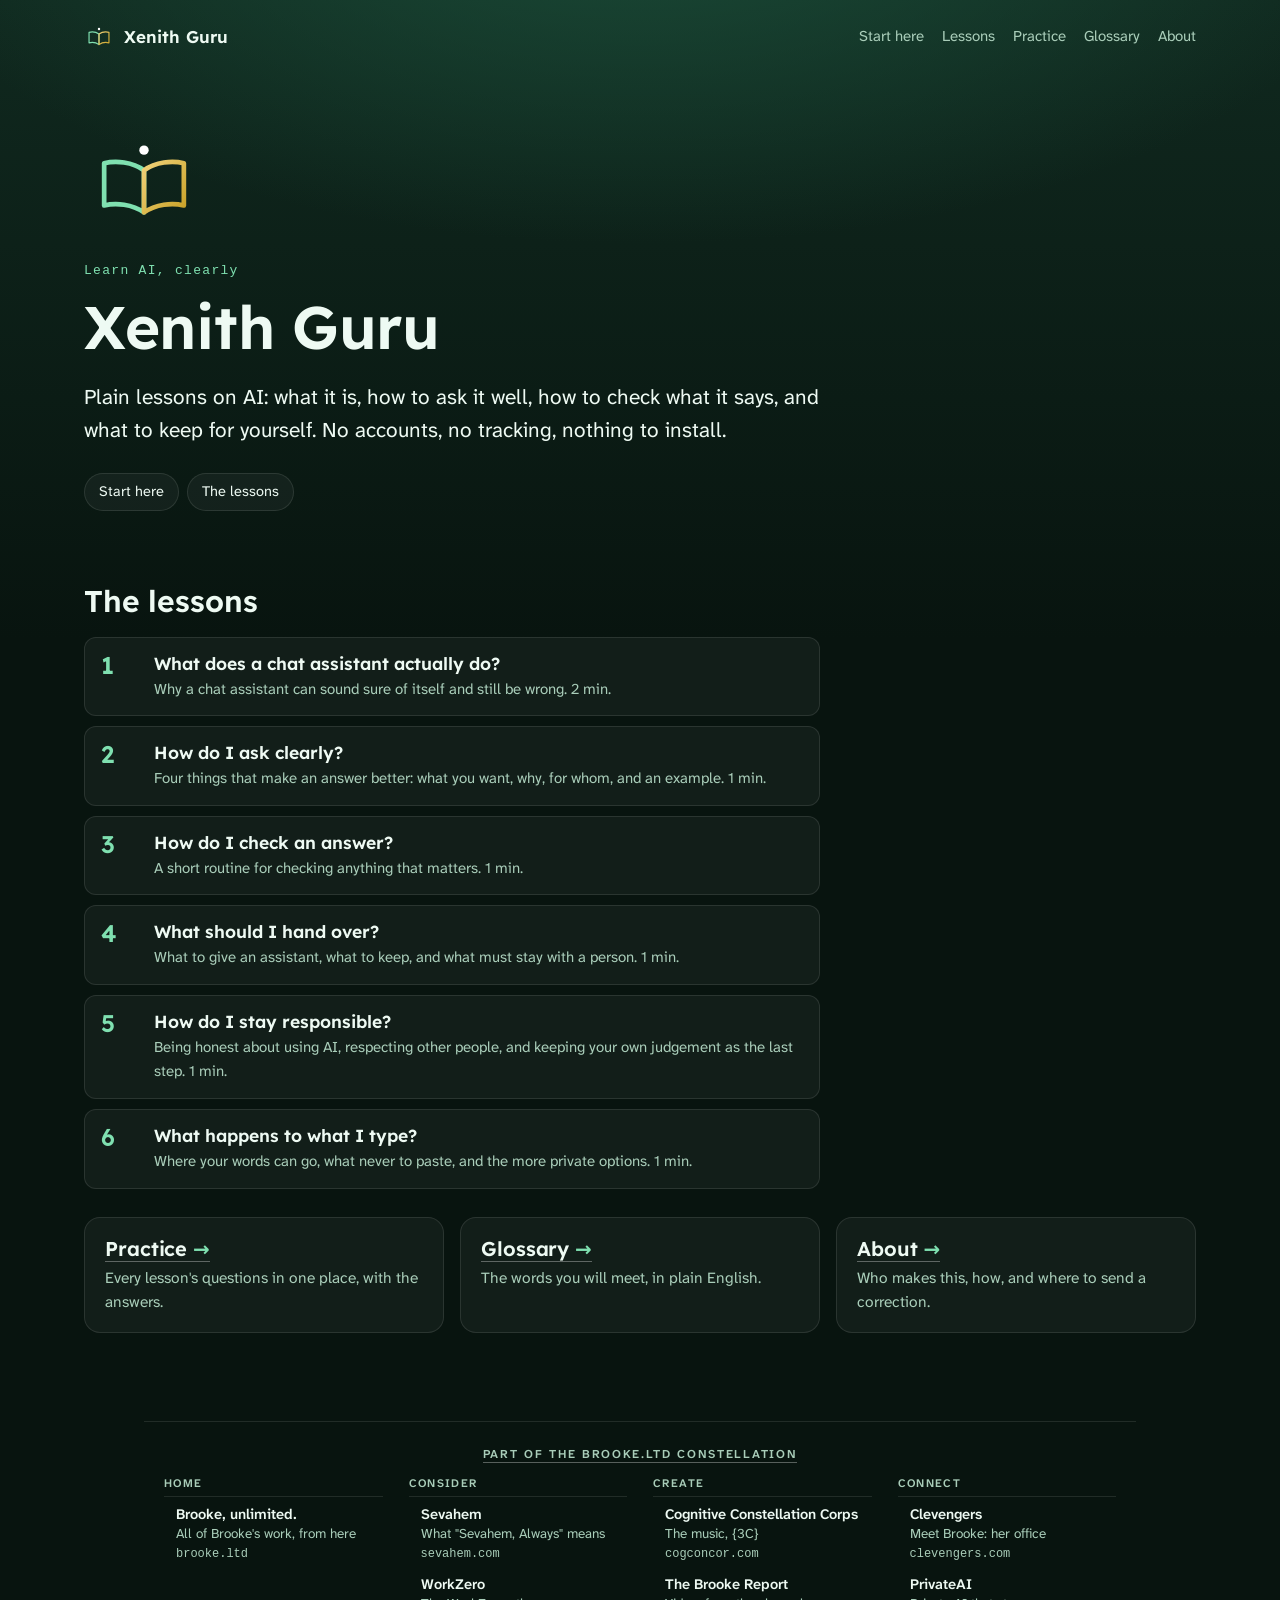
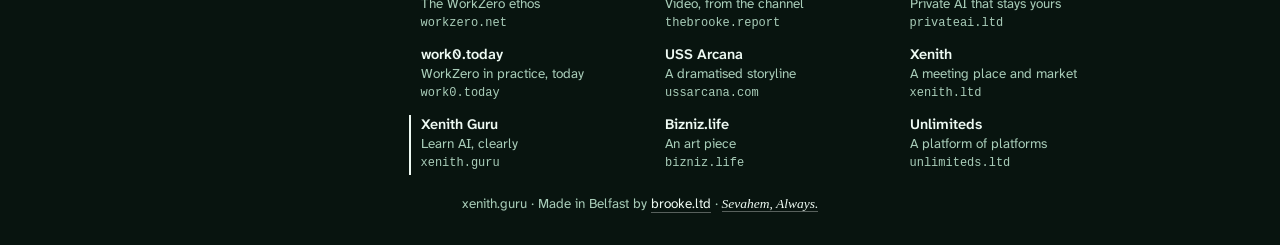
<file: index.html>
<!doctype html>
<html lang="en-GB">
<head>
<meta charset="utf-8">
<meta name="viewport" content="width=device-width, initial-scale=1">
<meta http-equiv="Content-Security-Policy" content="default-src 'none'; style-src 'self'; img-src 'self'; font-src 'self'; base-uri 'none'; form-action 'none'">
<meta name="referrer" content="no-referrer">
<title>Xenith Guru</title>
<meta name="description" content="Xenith Guru: plain lessons on AI. What it is, how to ask it well, how to check what it says, and what to keep for yourself.">
<link rel="canonical" href="https://xenith.guru/">
<link rel="icon" href="/assets/icon.svg" type="image/svg+xml">
<meta property="og:title" content="Xenith Guru">
<meta property="og:description" content="Xenith Guru: plain lessons on AI. What it is, how to ask it well, how to check what it says, and what to keep for yourself.">
<meta property="og:url" content="https://xenith.guru/">
<meta name="theme-color" content="#08140f">
<link rel="stylesheet" href="/assets/site.css">
</head>
<body>
<a class="skip" href="#main">Skip to content</a>
<header class="top">
<a class="brand" href="/"><svg class="" viewBox="0 0 512 512" aria-hidden="true" focusable="false" xmlns="http://www.w3.org/2000/svg"><defs><linearGradient id="g-brand" x1="0" y1="0" x2="1" y2="1"><stop offset="0" stop-color="#f1d27a"/><stop offset="1" stop-color="#c9a227"/></linearGradient></defs><path class="ring-a" d="M256 386 C 206 350, 136 344, 86 356 V 176 C 136 164, 206 170, 256 206 Z" fill="none" stroke="#7fe0b0" stroke-width="20" stroke-linejoin="round"/><path class="ring-b" d="M256 386 C 306 350, 376 344, 426 356 V 176 C 376 164, 306 170, 256 206 Z" fill="none" stroke="url(#g-brand)" stroke-width="20" stroke-linejoin="round"/><circle class="core" cx="256" cy="120" r="20" fill="#ffffff"/></svg><span>Xenith Guru</span></a>
<nav class="site" aria-label="Xenith Guru"><ul><li><a href="/start/">Start here</a></li><li><a href="/lessons/">Lessons</a></li><li><a href="/practice/">Practice</a></li><li><a href="/glossary/">Glossary</a></li><li><a href="/about/">About</a></li></ul></nav>
</header>
<main id="main" tabindex="-1">
<section class="hero"><svg class="mark" viewBox="0 0 512 512" aria-hidden="true" focusable="false" xmlns="http://www.w3.org/2000/svg"><defs><linearGradient id="g" x1="0" y1="0" x2="1" y2="1"><stop offset="0" stop-color="#f1d27a"/><stop offset="1" stop-color="#c9a227"/></linearGradient></defs><path class="ring-a" d="M256 386 C 206 350, 136 344, 86 356 V 176 C 136 164, 206 170, 256 206 Z" fill="none" stroke="#7fe0b0" stroke-width="20" stroke-linejoin="round"/><path class="ring-b" d="M256 386 C 306 350, 376 344, 426 356 V 176 C 376 164, 306 170, 256 206 Z" fill="none" stroke="url(#g)" stroke-width="20" stroke-linejoin="round"/><circle class="core" cx="256" cy="120" r="20" fill="#ffffff"/></svg><p class="eyebrow">Learn AI, clearly</p><h1>Xenith Guru</h1>
<p class="lede">Plain lessons on AI: what it is, how to ask it well, how to check what it says, and what to keep for yourself. No accounts, no tracking, nothing to install.</p>
<ul class="links"><li><a href="/start/">Start here</a></li><li><a href="/lessons/">The lessons</a></li></ul></section>
<h2>The lessons</h2><ol class="lessons"><li><a href="/lessons/what-does-a-chat-assistant-do/"><span class="n">1</span><b>What does a chat assistant actually do?</b><span class="t">Why a chat assistant can sound sure of itself and still be wrong. 2 min.</span></a></li><li><a href="/lessons/how-do-i-ask-clearly/"><span class="n">2</span><b>How do I ask clearly?</b><span class="t">Four things that make an answer better: what you want, why, for whom, and an example. 1 min.</span></a></li><li><a href="/lessons/how-do-i-check-an-answer/"><span class="n">3</span><b>How do I check an answer?</b><span class="t">A short routine for checking anything that matters. 1 min.</span></a></li><li><a href="/lessons/what-should-i-hand-over/"><span class="n">4</span><b>What should I hand over?</b><span class="t">What to give an assistant, what to keep, and what must stay with a person. 1 min.</span></a></li><li><a href="/lessons/how-do-i-stay-responsible/"><span class="n">5</span><b>How do I stay responsible?</b><span class="t">Being honest about using AI, respecting other people, and keeping your own judgement as the last step. 1 min.</span></a></li><li><a href="/lessons/what-happens-to-what-i-type/"><span class="n">6</span><b>What happens to what I type?</b><span class="t">Where your words can go, what never to paste, and the more private options. 1 min.</span></a></li></ol>
<ul class="doors">
<li class="door"><h2><a href="/practice/">Practice</a></h2><p>Every lesson's questions in one place, with the answers.</p></li>
<li class="door"><h2><a href="/glossary/">Glossary</a></h2><p>The words you will meet, in plain English.</p></li>
<li class="door"><h2><a href="/about/">About</a></h2><p>Who makes this, how, and where to send a correction.</p></li>
</ul>
</main>
<nav class="constellation" aria-label="The brooke.ltd constellation"><h2><a href="/constellation/">Part of the brooke.ltd constellation</a></h2><div class="groups"><section><h3>Home</h3><ul><li><a href="https://brooke.ltd/"><b>Brooke, unlimited.</b><span class="w">All of Brooke's work, from here</span><small>brooke.ltd</small></a></li></ul></section><section><h3>Consider</h3><ul><li><a href="https://sevahem.com/"><b>Sevahem</b><span class="w">What &quot;Sevahem, Always&quot; means</span><small>sevahem.com</small></a></li><li><a href="https://workzero.net/"><b>WorkZero</b><span class="w">The WorkZero ethos</span><small>workzero.net</small></a></li><li><a href="https://work0.today/"><b>work0.today</b><span class="w">WorkZero in practice, today</span><small>work0.today</small></a></li><li><span class="here" aria-current="true"><b>Xenith Guru</b><span class="w">Learn AI, clearly</span><small>xenith.guru</small><span class="vh"> (this site)</span></span></li></ul></section><section><h3>Create</h3><ul><li><a href="https://cogconcor.com/"><b>Cognitive Constellation Corps</b><span class="w">The music, {3C}</span><small>cogconcor.com</small></a></li><li><a href="https://thebrooke.report/"><b>The Brooke Report</b><span class="w">Video, from the channel</span><small>thebrooke.report</small></a></li><li><a href="https://ussarcana.com/"><b>USS Arcana</b><span class="w">A dramatised storyline</span><small>ussarcana.com</small></a></li><li><a href="https://bizniz.life/"><b>Bizniz.life</b><span class="w">An art piece</span><small>bizniz.life</small></a></li></ul></section><section><h3>Connect</h3><ul><li><a href="https://clevengers.com/"><b>Clevengers</b><span class="w">Meet Brooke: her office</span><small>clevengers.com</small></a></li><li><a href="https://privateai.ltd/"><b>PrivateAI</b><span class="w">Private AI that stays yours</span><small>privateai.ltd</small></a></li><li><a href="https://xenith.ltd/"><b>Xenith</b><span class="w">A meeting place and market</span><small>xenith.ltd</small></a></li><li><a href="https://unlimiteds.ltd/"><b>Unlimiteds</b><span class="w">A platform of platforms</span><small>unlimiteds.ltd</small></a></li></ul></section></div></nav>
<footer>xenith.guru &middot; Made in Belfast by <a href="https://brooke.ltd/">brooke.ltd</a> &middot; <a class="sign" href="https://sevahem.com/">Sevahem, Always.</a></footer>
</body>
</html>
</file>
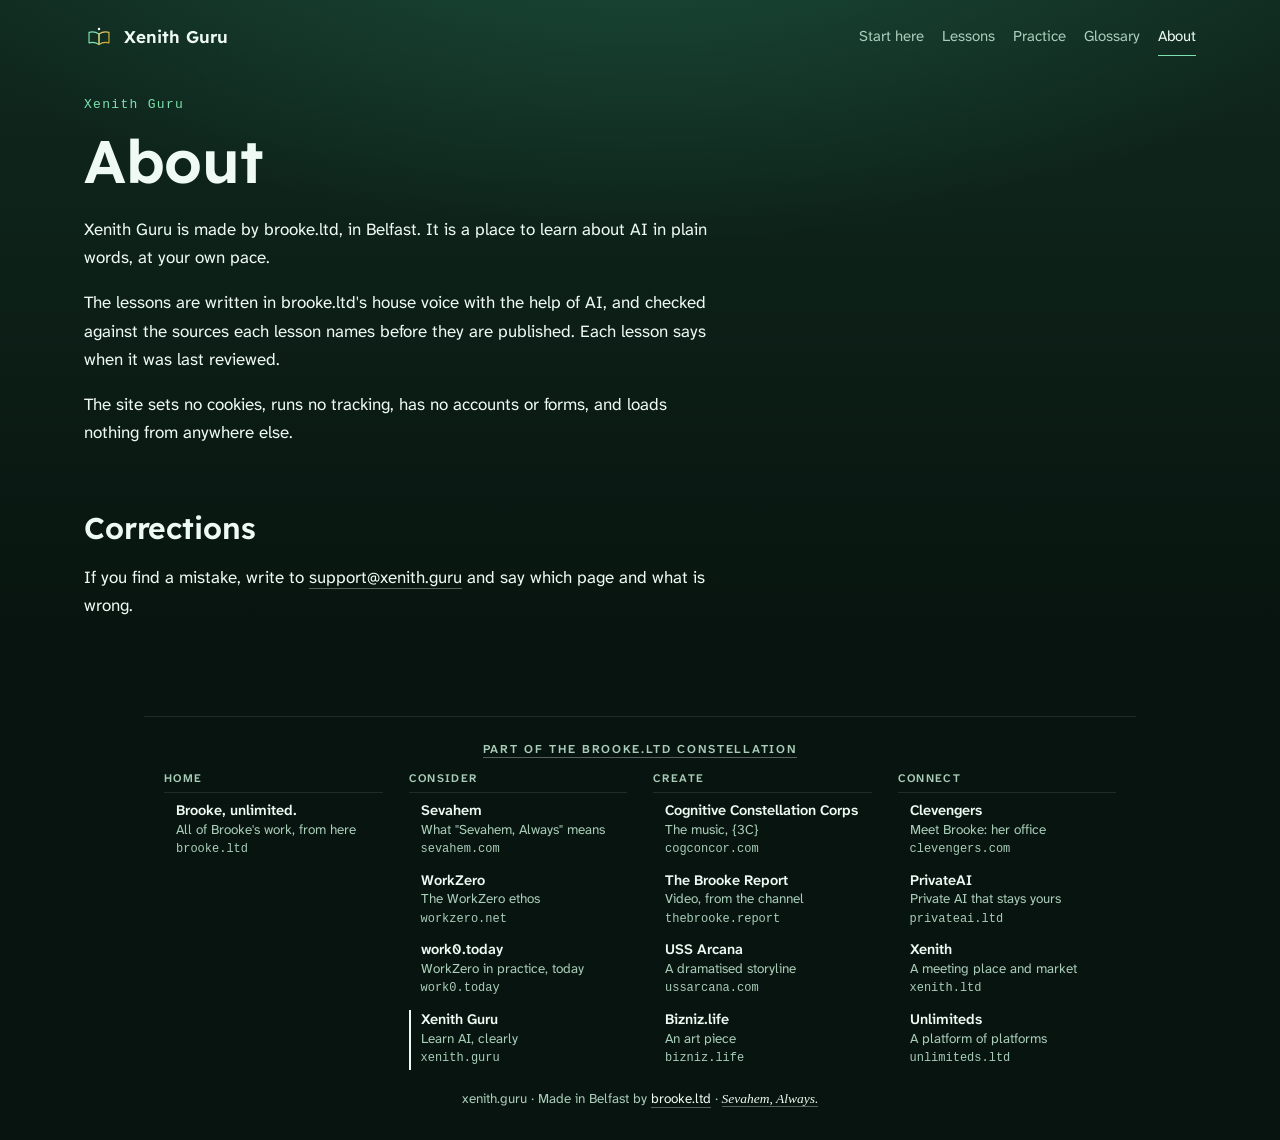
<file: about/index.html>
<!doctype html>
<html lang="en-GB">
<head>
<meta charset="utf-8">
<meta name="viewport" content="width=device-width, initial-scale=1">
<meta http-equiv="Content-Security-Policy" content="default-src 'none'; style-src 'self'; img-src 'self'; font-src 'self'; base-uri 'none'; form-action 'none'">
<meta name="referrer" content="no-referrer">
<title>About · Xenith Guru</title>
<meta name="description" content="Who makes Xenith Guru, how the lessons are written and checked, and where to send a correction.">
<link rel="canonical" href="https://xenith.guru/about/">
<link rel="icon" href="/assets/icon.svg" type="image/svg+xml">
<meta property="og:title" content="About · Xenith Guru">
<meta property="og:description" content="Who makes Xenith Guru, how the lessons are written and checked, and where to send a correction.">
<meta property="og:url" content="https://xenith.guru/about/">
<meta name="theme-color" content="#08140f">
<link rel="stylesheet" href="/assets/site.css">
</head>
<body>
<a class="skip" href="#main">Skip to content</a>
<header class="top">
<a class="brand" href="/"><svg class="" viewBox="0 0 512 512" aria-hidden="true" focusable="false" xmlns="http://www.w3.org/2000/svg"><defs><linearGradient id="g-brand" x1="0" y1="0" x2="1" y2="1"><stop offset="0" stop-color="#f1d27a"/><stop offset="1" stop-color="#c9a227"/></linearGradient></defs><path class="ring-a" d="M256 386 C 206 350, 136 344, 86 356 V 176 C 136 164, 206 170, 256 206 Z" fill="none" stroke="#7fe0b0" stroke-width="20" stroke-linejoin="round"/><path class="ring-b" d="M256 386 C 306 350, 376 344, 426 356 V 176 C 376 164, 306 170, 256 206 Z" fill="none" stroke="url(#g-brand)" stroke-width="20" stroke-linejoin="round"/><circle class="core" cx="256" cy="120" r="20" fill="#ffffff"/></svg><span>Xenith Guru</span></a>
<nav class="site" aria-label="Xenith Guru"><ul><li><a href="/start/">Start here</a></li><li><a href="/lessons/">Lessons</a></li><li><a href="/practice/">Practice</a></li><li><a href="/glossary/">Glossary</a></li><li><a href="/about/" aria-current="page">About</a></li></ul></nav>
</header>
<main id="main" tabindex="-1">
<p class="eyebrow">Xenith Guru</p><h1>About</h1>
<div class="read">
<p>Xenith Guru is made by brooke.ltd, in Belfast. It is a place to learn about AI in plain words, at your own pace.</p>
<p>The lessons are written in brooke.ltd's house voice with the help of AI, and checked against the sources each lesson names before they are published. Each lesson says when it was last reviewed.</p>
<p>The site sets no cookies, runs no tracking, has no accounts or forms, and loads nothing from anywhere else.</p>
<h2 id="corrections">Corrections</h2>
<p>If you find a mistake, write to <a href="mailto:support@xenith.guru">support@xenith.guru</a> and say which page and what is wrong.</p>
</div>
</main>
<nav class="constellation" aria-label="The brooke.ltd constellation"><h2><a href="/constellation/">Part of the brooke.ltd constellation</a></h2><div class="groups"><section><h3>Home</h3><ul><li><a href="https://brooke.ltd/"><b>Brooke, unlimited.</b><span class="w">All of Brooke's work, from here</span><small>brooke.ltd</small></a></li></ul></section><section><h3>Consider</h3><ul><li><a href="https://sevahem.com/"><b>Sevahem</b><span class="w">What &quot;Sevahem, Always&quot; means</span><small>sevahem.com</small></a></li><li><a href="https://workzero.net/"><b>WorkZero</b><span class="w">The WorkZero ethos</span><small>workzero.net</small></a></li><li><a href="https://work0.today/"><b>work0.today</b><span class="w">WorkZero in practice, today</span><small>work0.today</small></a></li><li><span class="here" aria-current="true"><b>Xenith Guru</b><span class="w">Learn AI, clearly</span><small>xenith.guru</small><span class="vh"> (this site)</span></span></li></ul></section><section><h3>Create</h3><ul><li><a href="https://cogconcor.com/"><b>Cognitive Constellation Corps</b><span class="w">The music, {3C}</span><small>cogconcor.com</small></a></li><li><a href="https://thebrooke.report/"><b>The Brooke Report</b><span class="w">Video, from the channel</span><small>thebrooke.report</small></a></li><li><a href="https://ussarcana.com/"><b>USS Arcana</b><span class="w">A dramatised storyline</span><small>ussarcana.com</small></a></li><li><a href="https://bizniz.life/"><b>Bizniz.life</b><span class="w">An art piece</span><small>bizniz.life</small></a></li></ul></section><section><h3>Connect</h3><ul><li><a href="https://clevengers.com/"><b>Clevengers</b><span class="w">Meet Brooke: her office</span><small>clevengers.com</small></a></li><li><a href="https://privateai.ltd/"><b>PrivateAI</b><span class="w">Private AI that stays yours</span><small>privateai.ltd</small></a></li><li><a href="https://xenith.ltd/"><b>Xenith</b><span class="w">A meeting place and market</span><small>xenith.ltd</small></a></li><li><a href="https://unlimiteds.ltd/"><b>Unlimiteds</b><span class="w">A platform of platforms</span><small>unlimiteds.ltd</small></a></li></ul></section></div></nav>
<footer>xenith.guru &middot; Made in Belfast by <a href="https://brooke.ltd/">brooke.ltd</a> &middot; <a class="sign" href="https://sevahem.com/">Sevahem, Always.</a></footer>
</body>
</html>
</file>
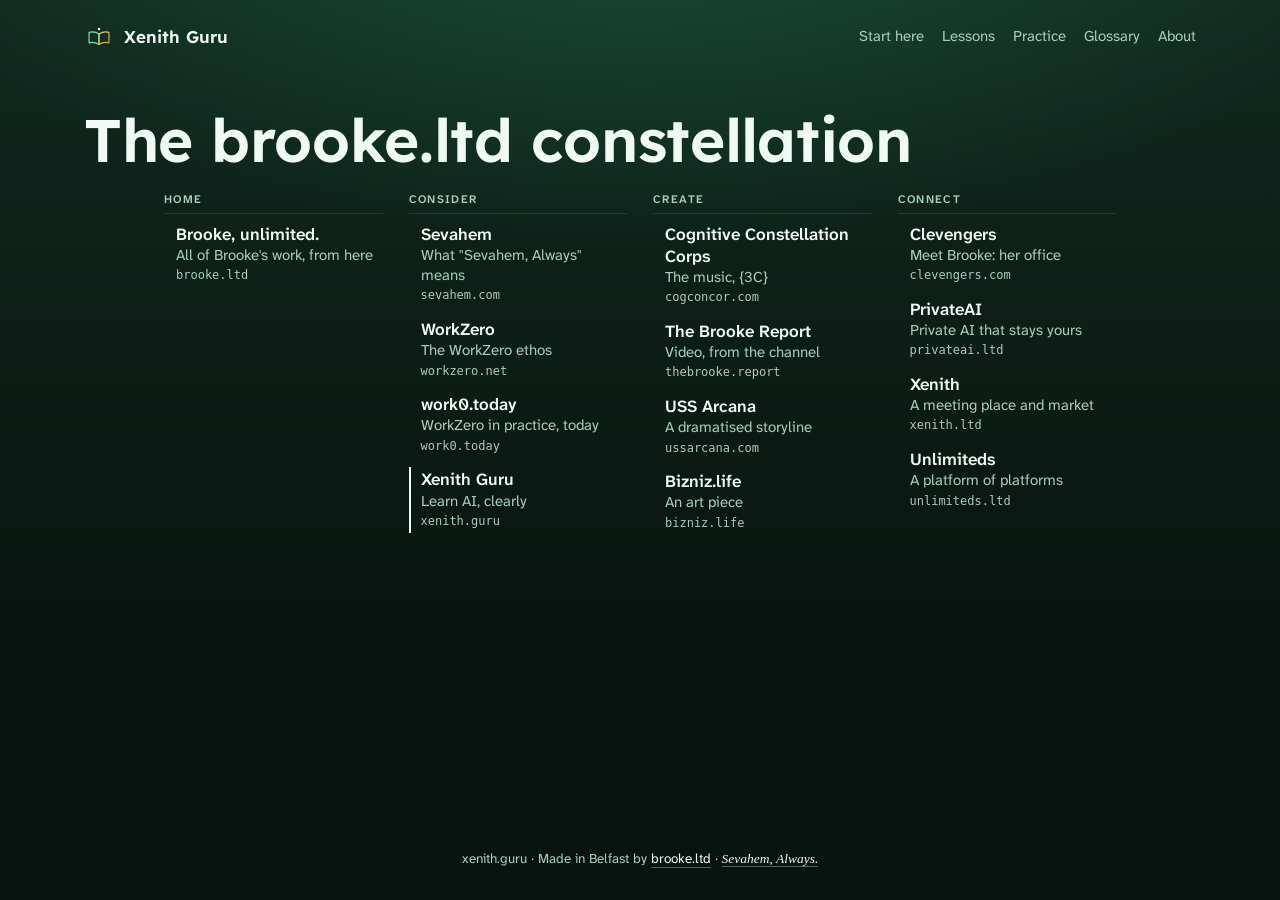
<file: constellation/index.html>
<!doctype html>
<html lang="en-GB">
<head>
<meta charset="utf-8">
<meta name="viewport" content="width=device-width, initial-scale=1">
<meta http-equiv="Content-Security-Policy" content="default-src 'none'; style-src 'self'; img-src 'self'; font-src 'self'; base-uri 'none'; form-action 'none'">
<meta name="referrer" content="no-referrer">
<title>The brooke.ltd constellation · Xenith Guru</title>
<meta name="description" content="The brooke.ltd constellation: every site in the family, grouped under Consider, Create and Connect, with brooke.ltd at home.">
<link rel="canonical" href="https://xenith.guru/constellation/">
<link rel="icon" href="/assets/icon.svg" type="image/svg+xml">
<meta property="og:title" content="The brooke.ltd constellation · Xenith Guru">
<meta property="og:description" content="The brooke.ltd constellation: every site in the family, grouped under Consider, Create and Connect, with brooke.ltd at home.">
<meta property="og:url" content="https://xenith.guru/constellation/">
<meta name="theme-color" content="#08140f">
<link rel="stylesheet" href="/assets/site.css">
</head>
<body>
<a class="skip" href="#main">Skip to content</a>
<header class="top">
<a class="brand" href="/"><svg class="" viewBox="0 0 512 512" aria-hidden="true" focusable="false" xmlns="http://www.w3.org/2000/svg"><defs><linearGradient id="g-brand" x1="0" y1="0" x2="1" y2="1"><stop offset="0" stop-color="#f1d27a"/><stop offset="1" stop-color="#c9a227"/></linearGradient></defs><path class="ring-a" d="M256 386 C 206 350, 136 344, 86 356 V 176 C 136 164, 206 170, 256 206 Z" fill="none" stroke="#7fe0b0" stroke-width="20" stroke-linejoin="round"/><path class="ring-b" d="M256 386 C 306 350, 376 344, 426 356 V 176 C 376 164, 306 170, 256 206 Z" fill="none" stroke="url(#g-brand)" stroke-width="20" stroke-linejoin="round"/><circle class="core" cx="256" cy="120" r="20" fill="#ffffff"/></svg><span>Xenith Guru</span></a>
<nav class="site" aria-label="Xenith Guru"><ul><li><a href="/start/">Start here</a></li><li><a href="/lessons/">Lessons</a></li><li><a href="/practice/">Practice</a></li><li><a href="/glossary/">Glossary</a></li><li><a href="/about/">About</a></li></ul></nav>
</header>
<main id="main" tabindex="-1">
<h1>The brooke.ltd constellation</h1>
<nav class="constellation map" aria-label="The brooke.ltd constellation"><h2>Part of the brooke.ltd constellation</h2><div class="groups"><section><h3>Home</h3><ul><li><a href="https://brooke.ltd/"><b>Brooke, unlimited.</b><span class="w">All of Brooke's work, from here</span><small>brooke.ltd</small></a></li></ul></section><section><h3>Consider</h3><ul><li><a href="https://sevahem.com/"><b>Sevahem</b><span class="w">What &quot;Sevahem, Always&quot; means</span><small>sevahem.com</small></a></li><li><a href="https://workzero.net/"><b>WorkZero</b><span class="w">The WorkZero ethos</span><small>workzero.net</small></a></li><li><a href="https://work0.today/"><b>work0.today</b><span class="w">WorkZero in practice, today</span><small>work0.today</small></a></li><li><span class="here" aria-current="true"><b>Xenith Guru</b><span class="w">Learn AI, clearly</span><small>xenith.guru</small><span class="vh"> (this site)</span></span></li></ul></section><section><h3>Create</h3><ul><li><a href="https://cogconcor.com/"><b>Cognitive Constellation Corps</b><span class="w">The music, {3C}</span><small>cogconcor.com</small></a></li><li><a href="https://thebrooke.report/"><b>The Brooke Report</b><span class="w">Video, from the channel</span><small>thebrooke.report</small></a></li><li><a href="https://ussarcana.com/"><b>USS Arcana</b><span class="w">A dramatised storyline</span><small>ussarcana.com</small></a></li><li><a href="https://bizniz.life/"><b>Bizniz.life</b><span class="w">An art piece</span><small>bizniz.life</small></a></li></ul></section><section><h3>Connect</h3><ul><li><a href="https://clevengers.com/"><b>Clevengers</b><span class="w">Meet Brooke: her office</span><small>clevengers.com</small></a></li><li><a href="https://privateai.ltd/"><b>PrivateAI</b><span class="w">Private AI that stays yours</span><small>privateai.ltd</small></a></li><li><a href="https://xenith.ltd/"><b>Xenith</b><span class="w">A meeting place and market</span><small>xenith.ltd</small></a></li><li><a href="https://unlimiteds.ltd/"><b>Unlimiteds</b><span class="w">A platform of platforms</span><small>unlimiteds.ltd</small></a></li></ul></section></div></nav>
</main>

<footer>xenith.guru &middot; Made in Belfast by <a href="https://brooke.ltd/">brooke.ltd</a> &middot; <a class="sign" href="https://sevahem.com/">Sevahem, Always.</a></footer>
</body>
</html>
</file>
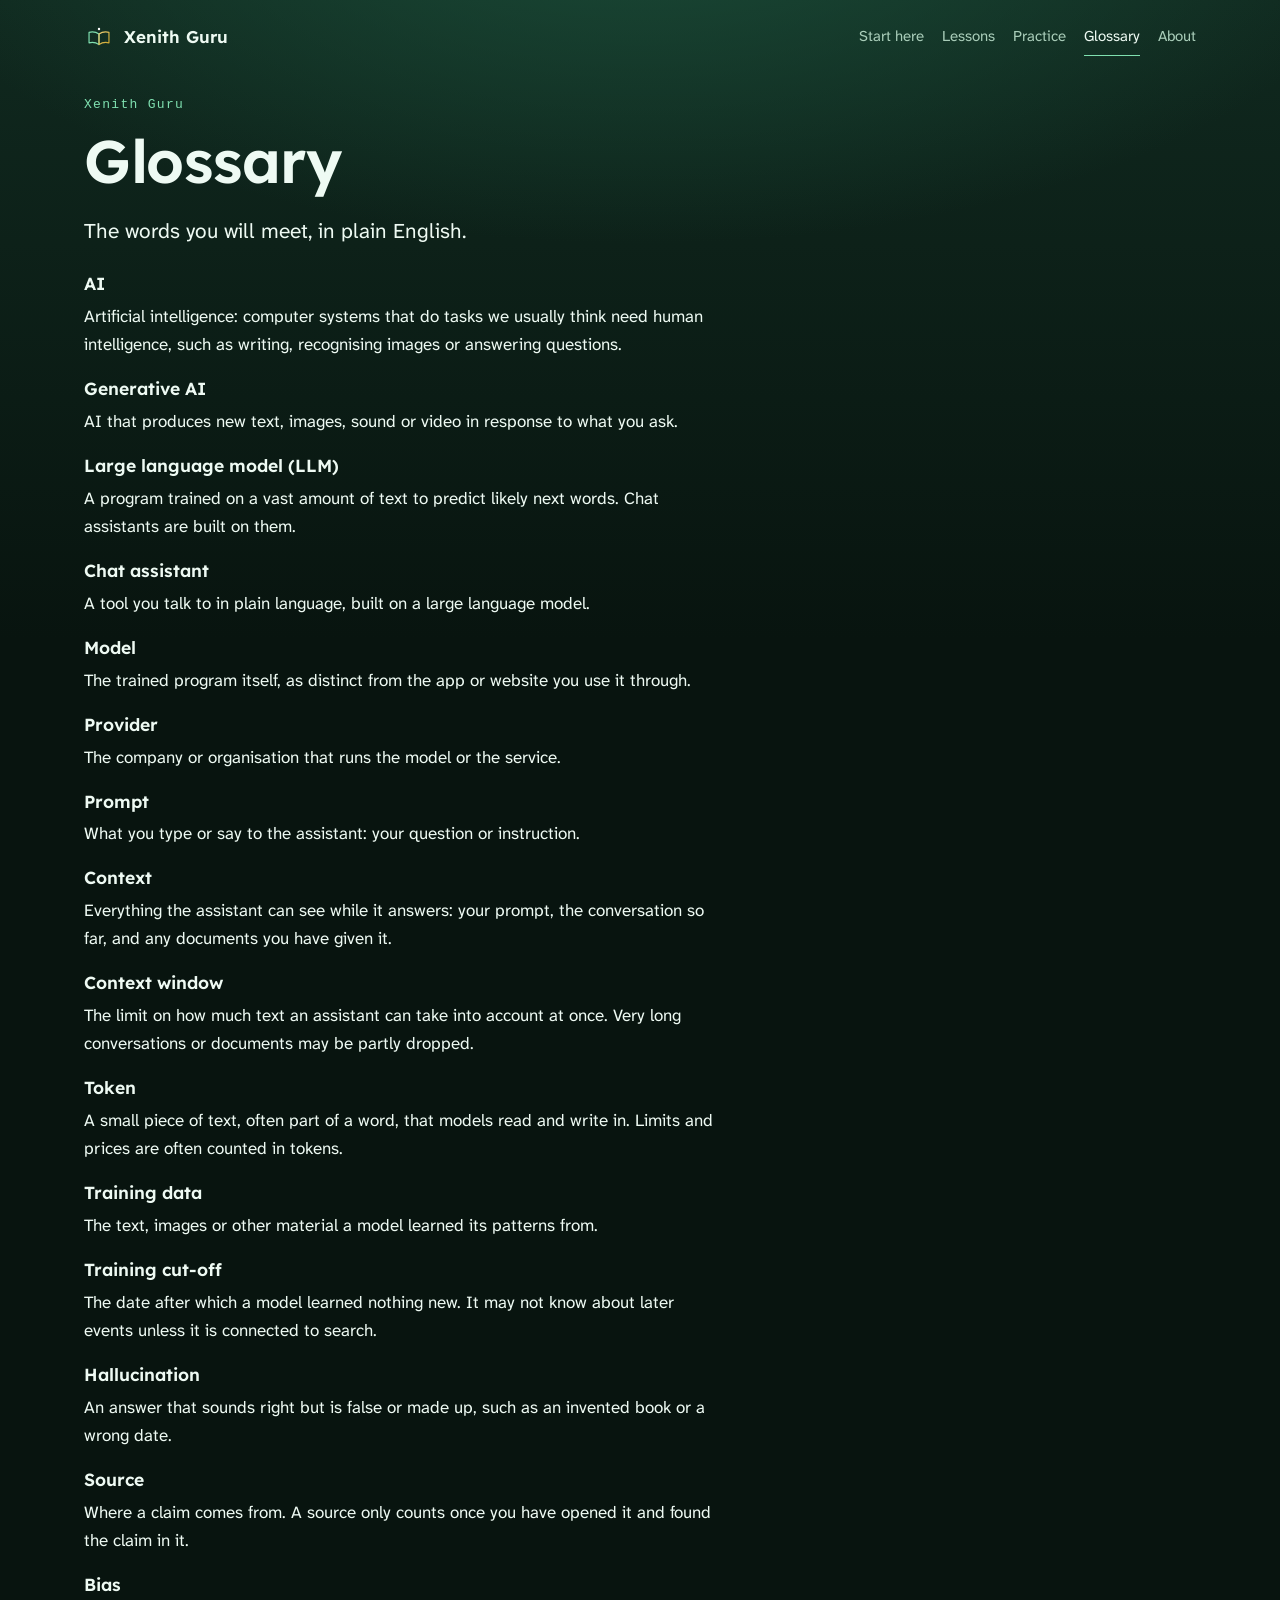
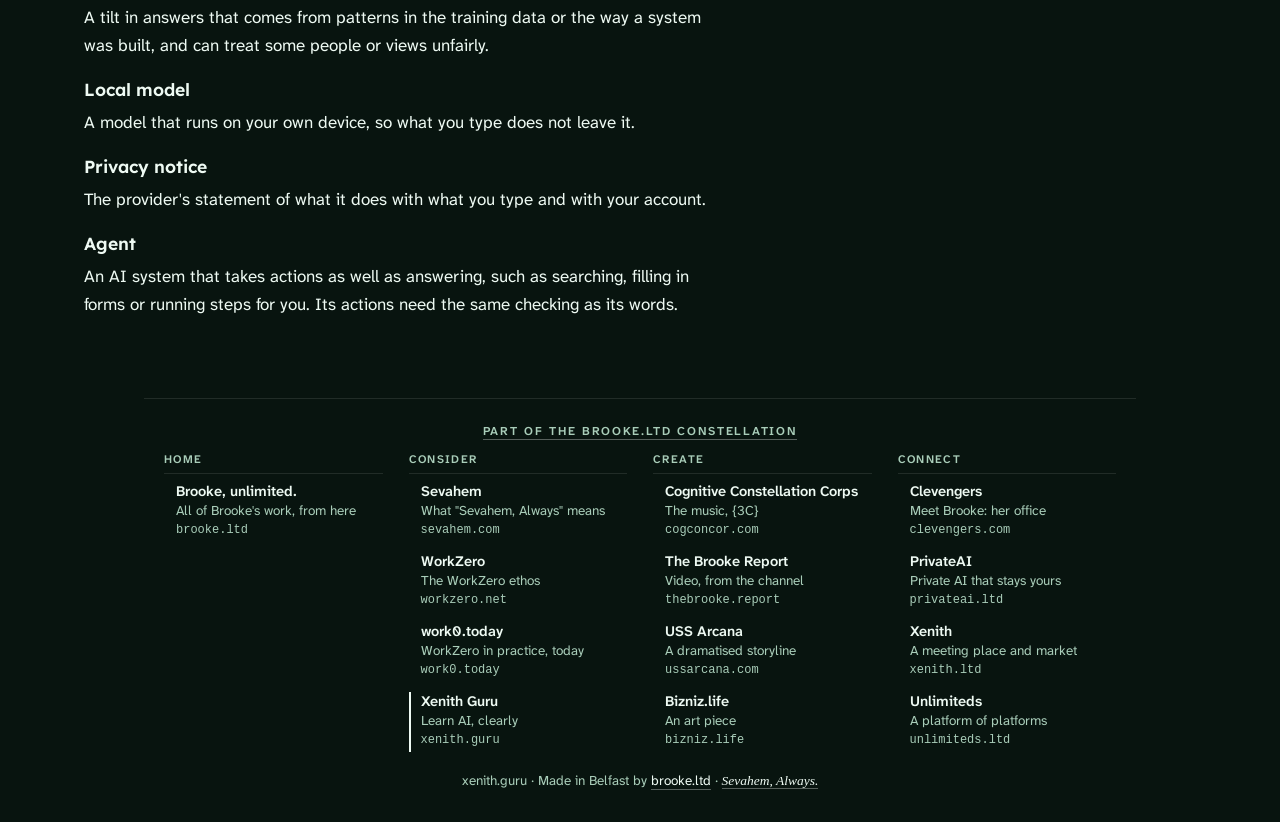
<file: glossary/index.html>
<!doctype html>
<html lang="en-GB">
<head>
<meta charset="utf-8">
<meta name="viewport" content="width=device-width, initial-scale=1">
<meta http-equiv="Content-Security-Policy" content="default-src 'none'; style-src 'self'; img-src 'self'; font-src 'self'; base-uri 'none'; form-action 'none'">
<meta name="referrer" content="no-referrer">
<title>Glossary · Xenith Guru</title>
<meta name="description" content="The words you will meet when using AI, explained in plain English.">
<link rel="canonical" href="https://xenith.guru/glossary/">
<link rel="icon" href="/assets/icon.svg" type="image/svg+xml">
<meta property="og:title" content="Glossary · Xenith Guru">
<meta property="og:description" content="The words you will meet when using AI, explained in plain English.">
<meta property="og:url" content="https://xenith.guru/glossary/">
<meta name="theme-color" content="#08140f">
<link rel="stylesheet" href="/assets/site.css">
</head>
<body>
<a class="skip" href="#main">Skip to content</a>
<header class="top">
<a class="brand" href="/"><svg class="" viewBox="0 0 512 512" aria-hidden="true" focusable="false" xmlns="http://www.w3.org/2000/svg"><defs><linearGradient id="g-brand" x1="0" y1="0" x2="1" y2="1"><stop offset="0" stop-color="#f1d27a"/><stop offset="1" stop-color="#c9a227"/></linearGradient></defs><path class="ring-a" d="M256 386 C 206 350, 136 344, 86 356 V 176 C 136 164, 206 170, 256 206 Z" fill="none" stroke="#7fe0b0" stroke-width="20" stroke-linejoin="round"/><path class="ring-b" d="M256 386 C 306 350, 376 344, 426 356 V 176 C 376 164, 306 170, 256 206 Z" fill="none" stroke="url(#g-brand)" stroke-width="20" stroke-linejoin="round"/><circle class="core" cx="256" cy="120" r="20" fill="#ffffff"/></svg><span>Xenith Guru</span></a>
<nav class="site" aria-label="Xenith Guru"><ul><li><a href="/start/">Start here</a></li><li><a href="/lessons/">Lessons</a></li><li><a href="/practice/">Practice</a></li><li><a href="/glossary/" aria-current="page">Glossary</a></li><li><a href="/about/">About</a></li></ul></nav>
</header>
<main id="main" tabindex="-1">
<p class="eyebrow">Xenith Guru</p><h1>Glossary</h1><p class="lede">The words you will meet, in plain English.</p>
<dl class="glossary"><dt id="ai">AI</dt><dd>Artificial intelligence: computer systems that do tasks we usually think need human intelligence, such as writing, recognising images or answering questions.</dd><dt id="generative-ai">Generative AI</dt><dd>AI that produces new text, images, sound or video in response to what you ask.</dd><dt id="large-language-model">Large language model (LLM)</dt><dd>A program trained on a vast amount of text to predict likely next words. Chat assistants are built on them.</dd><dt id="chat-assistant">Chat assistant</dt><dd>A tool you talk to in plain language, built on a large language model.</dd><dt id="model">Model</dt><dd>The trained program itself, as distinct from the app or website you use it through.</dd><dt id="provider">Provider</dt><dd>The company or organisation that runs the model or the service.</dd><dt id="prompt">Prompt</dt><dd>What you type or say to the assistant: your question or instruction.</dd><dt id="context">Context</dt><dd>Everything the assistant can see while it answers: your prompt, the conversation so far, and any documents you have given it.</dd><dt id="context-window">Context window</dt><dd>The limit on how much text an assistant can take into account at once. Very long conversations or documents may be partly dropped.</dd><dt id="token">Token</dt><dd>A small piece of text, often part of a word, that models read and write in. Limits and prices are often counted in tokens.</dd><dt id="training-data">Training data</dt><dd>The text, images or other material a model learned its patterns from.</dd><dt id="training-cut-off">Training cut-off</dt><dd>The date after which a model learned nothing new. It may not know about later events unless it is connected to search.</dd><dt id="hallucination">Hallucination</dt><dd>An answer that sounds right but is false or made up, such as an invented book or a wrong date.</dd><dt id="source">Source</dt><dd>Where a claim comes from. A source only counts once you have opened it and found the claim in it.</dd><dt id="bias">Bias</dt><dd>A tilt in answers that comes from patterns in the training data or the way a system was built, and can treat some people or views unfairly.</dd><dt id="local-model">Local model</dt><dd>A model that runs on your own device, so what you type does not leave it.</dd><dt id="privacy-notice">Privacy notice</dt><dd>The provider's statement of what it does with what you type and with your account.</dd><dt id="agent">Agent</dt><dd>An AI system that takes actions as well as answering, such as searching, filling in forms or running steps for you. Its actions need the same checking as its words.</dd></dl>
</main>
<nav class="constellation" aria-label="The brooke.ltd constellation"><h2><a href="/constellation/">Part of the brooke.ltd constellation</a></h2><div class="groups"><section><h3>Home</h3><ul><li><a href="https://brooke.ltd/"><b>Brooke, unlimited.</b><span class="w">All of Brooke's work, from here</span><small>brooke.ltd</small></a></li></ul></section><section><h3>Consider</h3><ul><li><a href="https://sevahem.com/"><b>Sevahem</b><span class="w">What &quot;Sevahem, Always&quot; means</span><small>sevahem.com</small></a></li><li><a href="https://workzero.net/"><b>WorkZero</b><span class="w">The WorkZero ethos</span><small>workzero.net</small></a></li><li><a href="https://work0.today/"><b>work0.today</b><span class="w">WorkZero in practice, today</span><small>work0.today</small></a></li><li><span class="here" aria-current="true"><b>Xenith Guru</b><span class="w">Learn AI, clearly</span><small>xenith.guru</small><span class="vh"> (this site)</span></span></li></ul></section><section><h3>Create</h3><ul><li><a href="https://cogconcor.com/"><b>Cognitive Constellation Corps</b><span class="w">The music, {3C}</span><small>cogconcor.com</small></a></li><li><a href="https://thebrooke.report/"><b>The Brooke Report</b><span class="w">Video, from the channel</span><small>thebrooke.report</small></a></li><li><a href="https://ussarcana.com/"><b>USS Arcana</b><span class="w">A dramatised storyline</span><small>ussarcana.com</small></a></li><li><a href="https://bizniz.life/"><b>Bizniz.life</b><span class="w">An art piece</span><small>bizniz.life</small></a></li></ul></section><section><h3>Connect</h3><ul><li><a href="https://clevengers.com/"><b>Clevengers</b><span class="w">Meet Brooke: her office</span><small>clevengers.com</small></a></li><li><a href="https://privateai.ltd/"><b>PrivateAI</b><span class="w">Private AI that stays yours</span><small>privateai.ltd</small></a></li><li><a href="https://xenith.ltd/"><b>Xenith</b><span class="w">A meeting place and market</span><small>xenith.ltd</small></a></li><li><a href="https://unlimiteds.ltd/"><b>Unlimiteds</b><span class="w">A platform of platforms</span><small>unlimiteds.ltd</small></a></li></ul></section></div></nav>
<footer>xenith.guru &middot; Made in Belfast by <a href="https://brooke.ltd/">brooke.ltd</a> &middot; <a class="sign" href="https://sevahem.com/">Sevahem, Always.</a></footer>
</body>
</html>
</file>
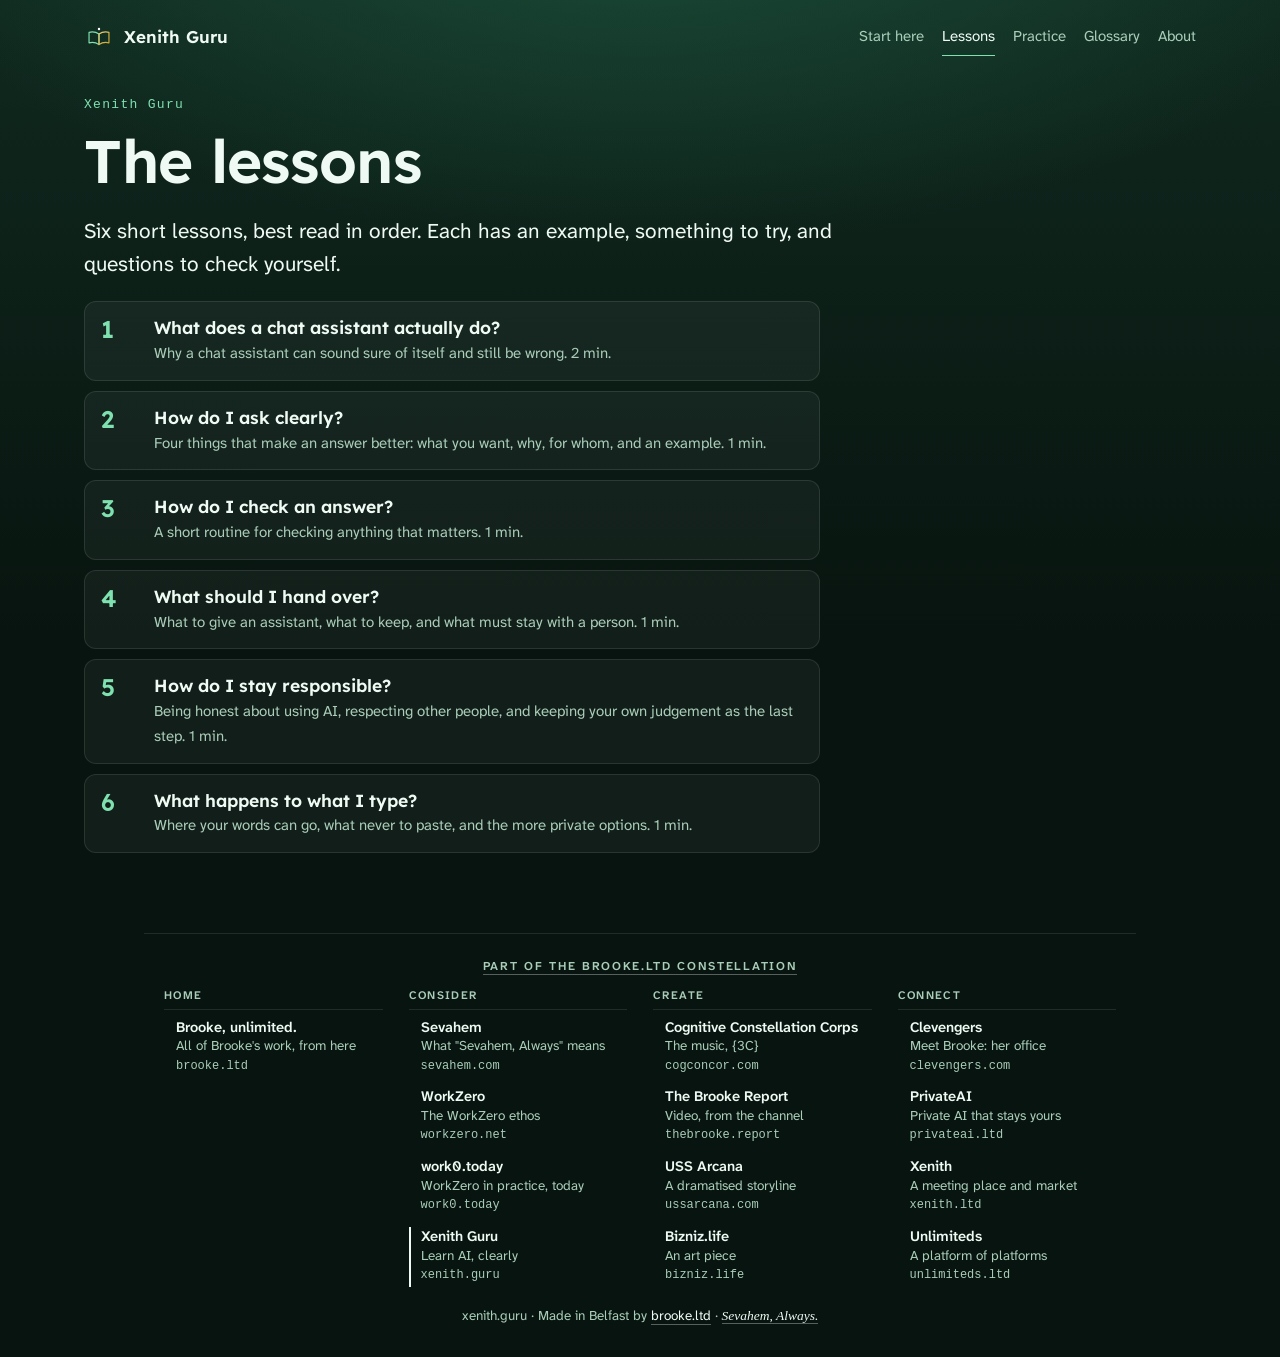
<file: lessons/index.html>
<!doctype html>
<html lang="en-GB">
<head>
<meta charset="utf-8">
<meta name="viewport" content="width=device-width, initial-scale=1">
<meta http-equiv="Content-Security-Policy" content="default-src 'none'; style-src 'self'; img-src 'self'; font-src 'self'; base-uri 'none'; form-action 'none'">
<meta name="referrer" content="no-referrer">
<title>The lessons · Xenith Guru</title>
<meta name="description" content="Six short lessons on using AI well, in order, each with something to try and questions to check yourself.">
<link rel="canonical" href="https://xenith.guru/lessons/">
<link rel="icon" href="/assets/icon.svg" type="image/svg+xml">
<meta property="og:title" content="The lessons · Xenith Guru">
<meta property="og:description" content="Six short lessons on using AI well, in order, each with something to try and questions to check yourself.">
<meta property="og:url" content="https://xenith.guru/lessons/">
<meta name="theme-color" content="#08140f">
<link rel="stylesheet" href="/assets/site.css">
</head>
<body>
<a class="skip" href="#main">Skip to content</a>
<header class="top">
<a class="brand" href="/"><svg class="" viewBox="0 0 512 512" aria-hidden="true" focusable="false" xmlns="http://www.w3.org/2000/svg"><defs><linearGradient id="g-brand" x1="0" y1="0" x2="1" y2="1"><stop offset="0" stop-color="#f1d27a"/><stop offset="1" stop-color="#c9a227"/></linearGradient></defs><path class="ring-a" d="M256 386 C 206 350, 136 344, 86 356 V 176 C 136 164, 206 170, 256 206 Z" fill="none" stroke="#7fe0b0" stroke-width="20" stroke-linejoin="round"/><path class="ring-b" d="M256 386 C 306 350, 376 344, 426 356 V 176 C 376 164, 306 170, 256 206 Z" fill="none" stroke="url(#g-brand)" stroke-width="20" stroke-linejoin="round"/><circle class="core" cx="256" cy="120" r="20" fill="#ffffff"/></svg><span>Xenith Guru</span></a>
<nav class="site" aria-label="Xenith Guru"><ul><li><a href="/start/">Start here</a></li><li><a href="/lessons/" aria-current="page">Lessons</a></li><li><a href="/practice/">Practice</a></li><li><a href="/glossary/">Glossary</a></li><li><a href="/about/">About</a></li></ul></nav>
</header>
<main id="main" tabindex="-1">
<p class="eyebrow">Xenith Guru</p><h1>The lessons</h1><p class="lede">Six short lessons, best read in order. Each has an example, something to try, and questions to check yourself.</p><ol class="lessons"><li><a href="/lessons/what-does-a-chat-assistant-do/"><span class="n">1</span><b>What does a chat assistant actually do?</b><span class="t">Why a chat assistant can sound sure of itself and still be wrong. 2 min.</span></a></li><li><a href="/lessons/how-do-i-ask-clearly/"><span class="n">2</span><b>How do I ask clearly?</b><span class="t">Four things that make an answer better: what you want, why, for whom, and an example. 1 min.</span></a></li><li><a href="/lessons/how-do-i-check-an-answer/"><span class="n">3</span><b>How do I check an answer?</b><span class="t">A short routine for checking anything that matters. 1 min.</span></a></li><li><a href="/lessons/what-should-i-hand-over/"><span class="n">4</span><b>What should I hand over?</b><span class="t">What to give an assistant, what to keep, and what must stay with a person. 1 min.</span></a></li><li><a href="/lessons/how-do-i-stay-responsible/"><span class="n">5</span><b>How do I stay responsible?</b><span class="t">Being honest about using AI, respecting other people, and keeping your own judgement as the last step. 1 min.</span></a></li><li><a href="/lessons/what-happens-to-what-i-type/"><span class="n">6</span><b>What happens to what I type?</b><span class="t">Where your words can go, what never to paste, and the more private options. 1 min.</span></a></li></ol>
</main>
<nav class="constellation" aria-label="The brooke.ltd constellation"><h2><a href="/constellation/">Part of the brooke.ltd constellation</a></h2><div class="groups"><section><h3>Home</h3><ul><li><a href="https://brooke.ltd/"><b>Brooke, unlimited.</b><span class="w">All of Brooke's work, from here</span><small>brooke.ltd</small></a></li></ul></section><section><h3>Consider</h3><ul><li><a href="https://sevahem.com/"><b>Sevahem</b><span class="w">What &quot;Sevahem, Always&quot; means</span><small>sevahem.com</small></a></li><li><a href="https://workzero.net/"><b>WorkZero</b><span class="w">The WorkZero ethos</span><small>workzero.net</small></a></li><li><a href="https://work0.today/"><b>work0.today</b><span class="w">WorkZero in practice, today</span><small>work0.today</small></a></li><li><span class="here" aria-current="true"><b>Xenith Guru</b><span class="w">Learn AI, clearly</span><small>xenith.guru</small><span class="vh"> (this site)</span></span></li></ul></section><section><h3>Create</h3><ul><li><a href="https://cogconcor.com/"><b>Cognitive Constellation Corps</b><span class="w">The music, {3C}</span><small>cogconcor.com</small></a></li><li><a href="https://thebrooke.report/"><b>The Brooke Report</b><span class="w">Video, from the channel</span><small>thebrooke.report</small></a></li><li><a href="https://ussarcana.com/"><b>USS Arcana</b><span class="w">A dramatised storyline</span><small>ussarcana.com</small></a></li><li><a href="https://bizniz.life/"><b>Bizniz.life</b><span class="w">An art piece</span><small>bizniz.life</small></a></li></ul></section><section><h3>Connect</h3><ul><li><a href="https://clevengers.com/"><b>Clevengers</b><span class="w">Meet Brooke: her office</span><small>clevengers.com</small></a></li><li><a href="https://privateai.ltd/"><b>PrivateAI</b><span class="w">Private AI that stays yours</span><small>privateai.ltd</small></a></li><li><a href="https://xenith.ltd/"><b>Xenith</b><span class="w">A meeting place and market</span><small>xenith.ltd</small></a></li><li><a href="https://unlimiteds.ltd/"><b>Unlimiteds</b><span class="w">A platform of platforms</span><small>unlimiteds.ltd</small></a></li></ul></section></div></nav>
<footer>xenith.guru &middot; Made in Belfast by <a href="https://brooke.ltd/">brooke.ltd</a> &middot; <a class="sign" href="https://sevahem.com/">Sevahem, Always.</a></footer>
</body>
</html>
</file>
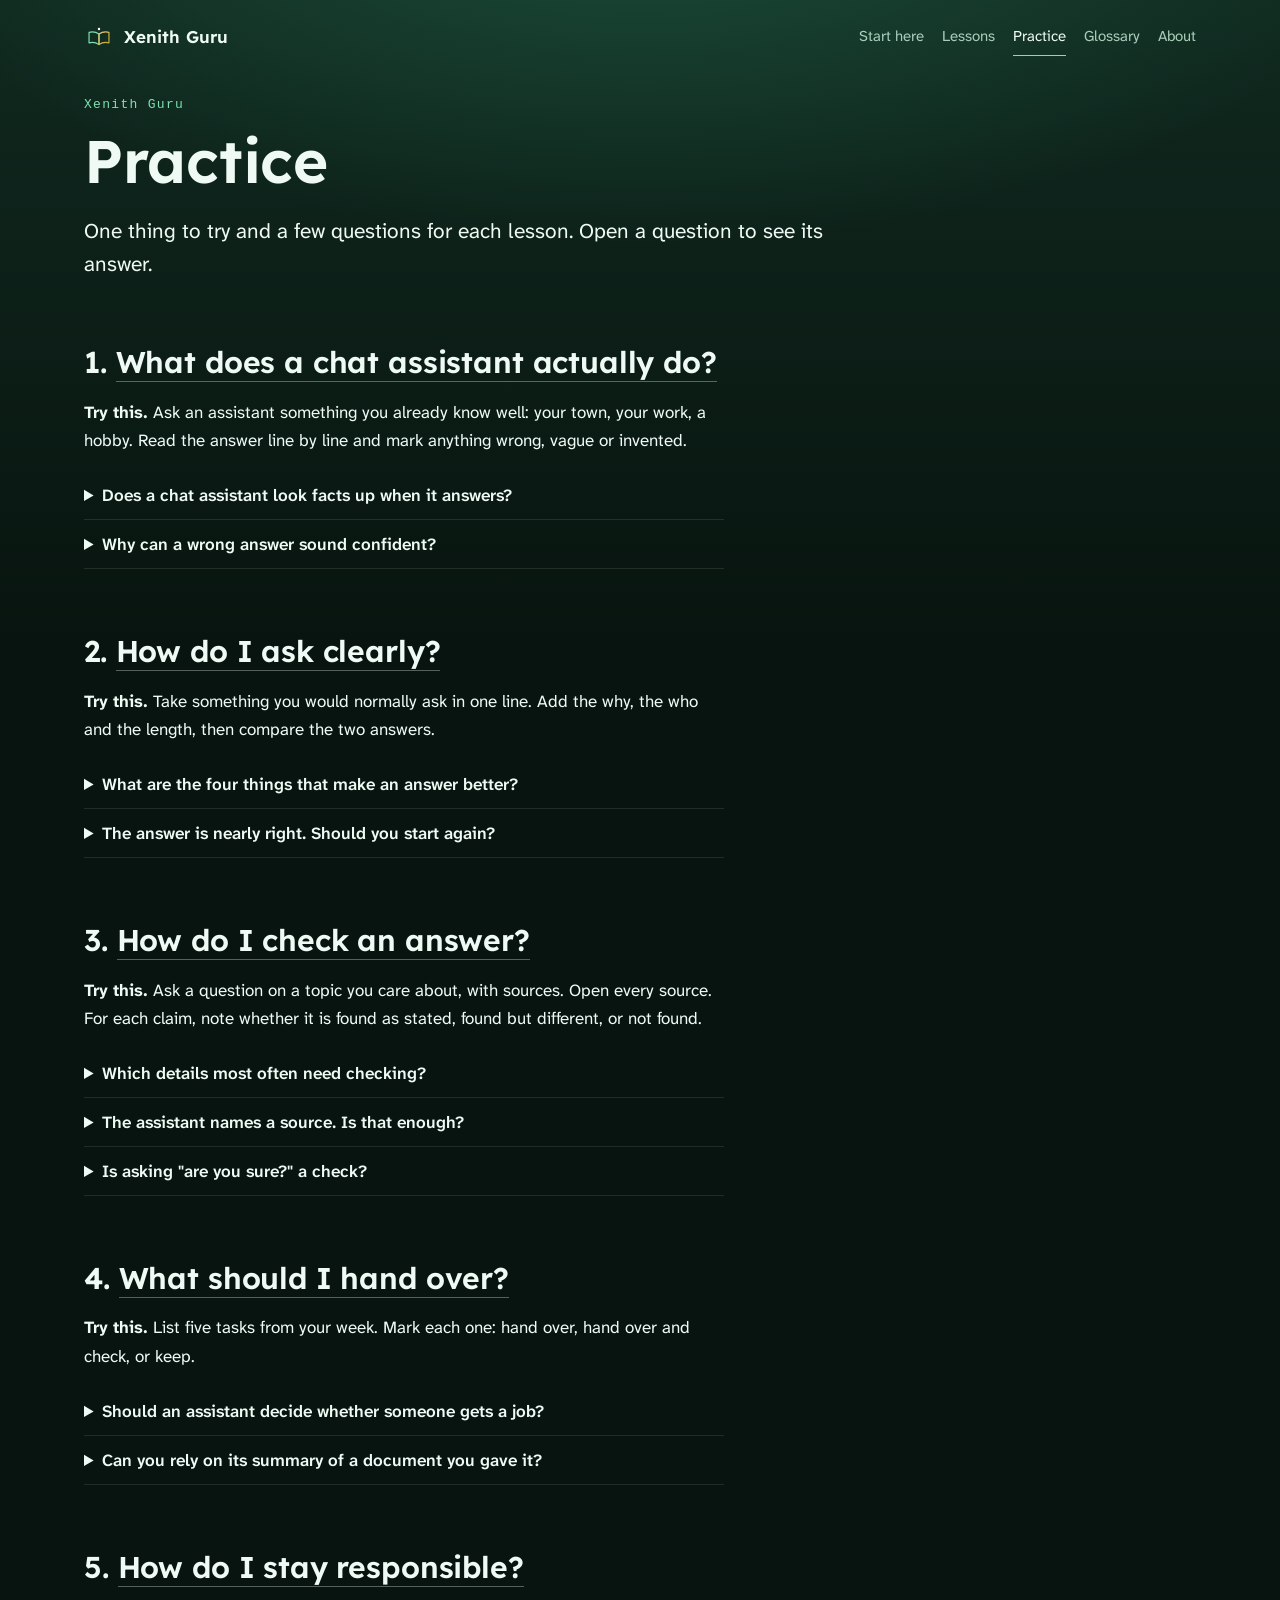
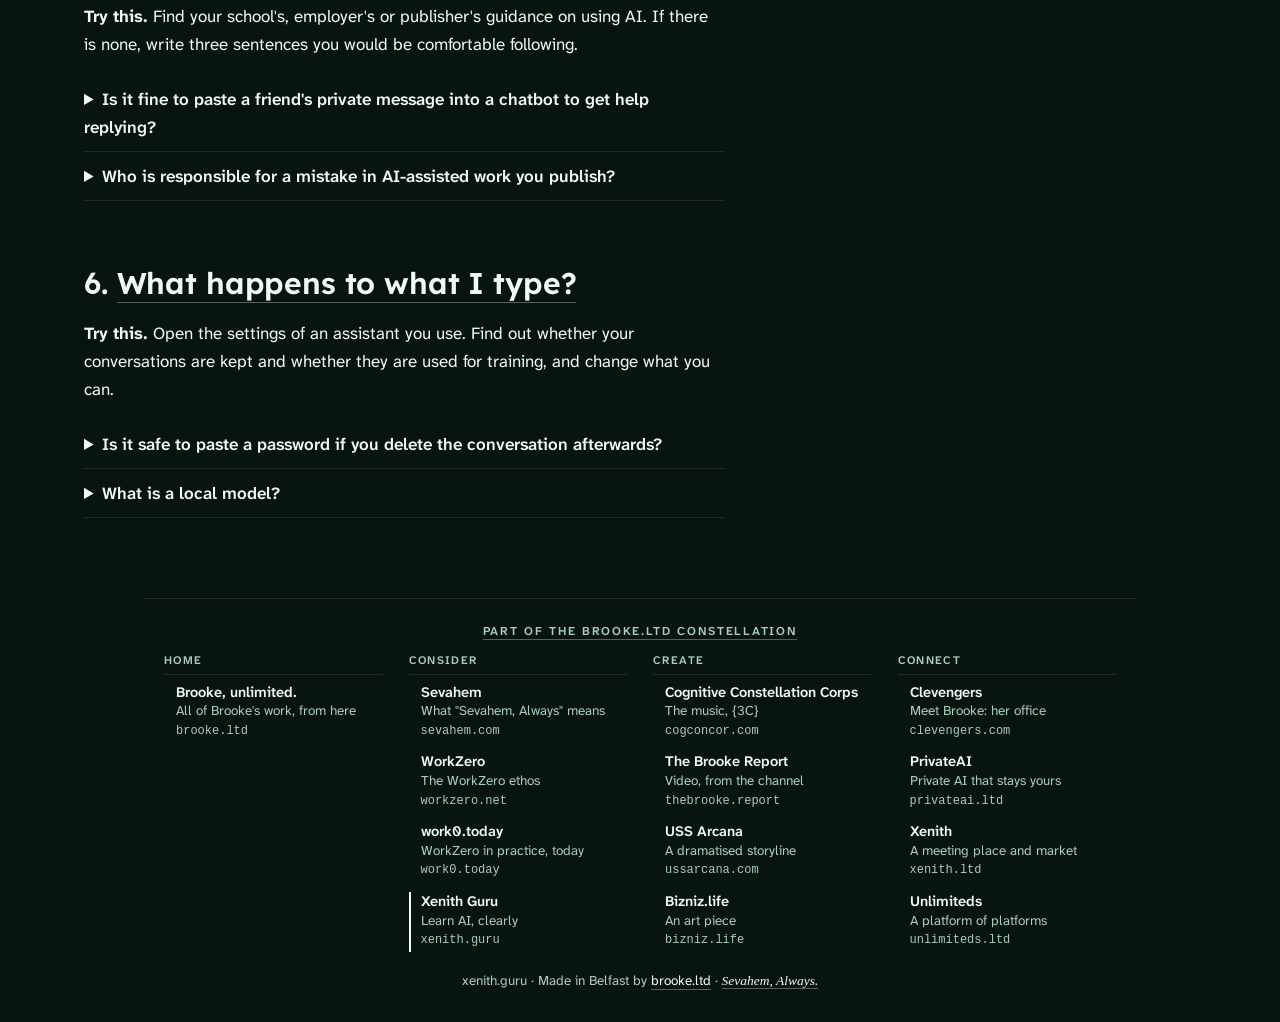
<file: practice/index.html>
<!doctype html>
<html lang="en-GB">
<head>
<meta charset="utf-8">
<meta name="viewport" content="width=device-width, initial-scale=1">
<meta http-equiv="Content-Security-Policy" content="default-src 'none'; style-src 'self'; img-src 'self'; font-src 'self'; base-uri 'none'; form-action 'none'">
<meta name="referrer" content="no-referrer">
<title>Practice · Xenith Guru</title>
<meta name="description" content="Every Xenith Guru lesson's questions in one place, with the answers, and one thing to try for each lesson.">
<link rel="canonical" href="https://xenith.guru/practice/">
<link rel="icon" href="/assets/icon.svg" type="image/svg+xml">
<meta property="og:title" content="Practice · Xenith Guru">
<meta property="og:description" content="Every Xenith Guru lesson's questions in one place, with the answers, and one thing to try for each lesson.">
<meta property="og:url" content="https://xenith.guru/practice/">
<meta name="theme-color" content="#08140f">
<link rel="stylesheet" href="/assets/site.css">
</head>
<body>
<a class="skip" href="#main">Skip to content</a>
<header class="top">
<a class="brand" href="/"><svg class="" viewBox="0 0 512 512" aria-hidden="true" focusable="false" xmlns="http://www.w3.org/2000/svg"><defs><linearGradient id="g-brand" x1="0" y1="0" x2="1" y2="1"><stop offset="0" stop-color="#f1d27a"/><stop offset="1" stop-color="#c9a227"/></linearGradient></defs><path class="ring-a" d="M256 386 C 206 350, 136 344, 86 356 V 176 C 136 164, 206 170, 256 206 Z" fill="none" stroke="#7fe0b0" stroke-width="20" stroke-linejoin="round"/><path class="ring-b" d="M256 386 C 306 350, 376 344, 426 356 V 176 C 376 164, 306 170, 256 206 Z" fill="none" stroke="url(#g-brand)" stroke-width="20" stroke-linejoin="round"/><circle class="core" cx="256" cy="120" r="20" fill="#ffffff"/></svg><span>Xenith Guru</span></a>
<nav class="site" aria-label="Xenith Guru"><ul><li><a href="/start/">Start here</a></li><li><a href="/lessons/">Lessons</a></li><li><a href="/practice/" aria-current="page">Practice</a></li><li><a href="/glossary/">Glossary</a></li><li><a href="/about/">About</a></li></ul></nav>
</header>
<main id="main" tabindex="-1">
<p class="eyebrow">Xenith Guru</p><h1>Practice</h1><p class="lede">One thing to try and a few questions for each lesson. Open a question to see its answer.</p>
<h2>1. <a href="/lessons/what-does-a-chat-assistant-do/">What does a chat assistant actually do?</a></h2><p class="read"><b>Try this.</b> Ask an assistant something you already know well: your town, your work, a hobby. Read the answer line by line and mark anything wrong, vague or invented.</p><details class="qa"><summary>Does a chat assistant look facts up when it answers?</summary><p>Not unless it is connected to search or to documents you give it. Otherwise it writes from patterns learned in training.</p></details><details class="qa"><summary>Why can a wrong answer sound confident?</summary><p>Because the model is choosing likely-sounding words. The fluency comes from the pattern, not from having checked the fact.</p></details>
<h2>2. <a href="/lessons/how-do-i-ask-clearly/">How do I ask clearly?</a></h2><p class="read"><b>Try this.</b> Take something you would normally ask in one line. Add the why, the who and the length, then compare the two answers.</p><details class="qa"><summary>What are the four things that make an answer better?</summary><p>What you want, why, for whom, and an example or the material to work from.</p></details><details class="qa"><summary>The answer is nearly right. Should you start again?</summary><p>Usually not. Say what to change; the conversation so far is part of what the assistant reads.</p></details>
<h2>3. <a href="/lessons/how-do-i-check-an-answer/">How do I check an answer?</a></h2><p class="read"><b>Try this.</b> Ask a question on a topic you care about, with sources. Open every source. For each claim, note whether it is found as stated, found but different, or not found.</p><details class="qa"><summary>Which details most often need checking?</summary><p>Exact figures, dates, names, quotations and references.</p></details><details class="qa"><summary>The assistant names a source. Is that enough?</summary><p>No. Open it and find the claim. A source can be real and still not say what was claimed, or it may not exist.</p></details><details class="qa"><summary>Is asking &quot;are you sure?&quot; a check?</summary><p>No. It may change the answer, but only a source you have read, or a reference you trust, is a check.</p></details>
<h2>4. <a href="/lessons/what-should-i-hand-over/">What should I hand over?</a></h2><p class="read"><b>Try this.</b> List five tasks from your week. Mark each one: hand over, hand over and check, or keep.</p><details class="qa"><summary>Should an assistant decide whether someone gets a job?</summary><p>No. Decisions about people should stay with people who can explain them and answer for them.</p></details><details class="qa"><summary>Can you rely on its summary of a document you gave it?</summary><p>It is a good start. Check it against the document for anything you will act on.</p></details>
<h2>5. <a href="/lessons/how-do-i-stay-responsible/">How do I stay responsible?</a></h2><p class="read"><b>Try this.</b> Find your school's, employer's or publisher's guidance on using AI. If there is none, write three sentences you would be comfortable following.</p><details class="qa"><summary>Is it fine to paste a friend's private message into a chatbot to get help replying?</summary><p>Think first: it is their words and their privacy. Leave out names and details, or ask them.</p></details><details class="qa"><summary>Who is responsible for a mistake in AI-assisted work you publish?</summary><p>You are.</p></details>
<h2>6. <a href="/lessons/what-happens-to-what-i-type/">What happens to what I type?</a></h2><p class="read"><b>Try this.</b> Open the settings of an assistant you use. Find out whether your conversations are kept and whether they are used for training, and change what you can.</p><details class="qa"><summary>Is it safe to paste a password if you delete the conversation afterwards?</summary><p>No. Deleting the conversation on your screen may not delete the provider's copy. Never paste passwords.</p></details><details class="qa"><summary>What is a local model?</summary><p>One that runs on your own device, so what you type does not leave it.</p></details>
</main>
<nav class="constellation" aria-label="The brooke.ltd constellation"><h2><a href="/constellation/">Part of the brooke.ltd constellation</a></h2><div class="groups"><section><h3>Home</h3><ul><li><a href="https://brooke.ltd/"><b>Brooke, unlimited.</b><span class="w">All of Brooke's work, from here</span><small>brooke.ltd</small></a></li></ul></section><section><h3>Consider</h3><ul><li><a href="https://sevahem.com/"><b>Sevahem</b><span class="w">What &quot;Sevahem, Always&quot; means</span><small>sevahem.com</small></a></li><li><a href="https://workzero.net/"><b>WorkZero</b><span class="w">The WorkZero ethos</span><small>workzero.net</small></a></li><li><a href="https://work0.today/"><b>work0.today</b><span class="w">WorkZero in practice, today</span><small>work0.today</small></a></li><li><span class="here" aria-current="true"><b>Xenith Guru</b><span class="w">Learn AI, clearly</span><small>xenith.guru</small><span class="vh"> (this site)</span></span></li></ul></section><section><h3>Create</h3><ul><li><a href="https://cogconcor.com/"><b>Cognitive Constellation Corps</b><span class="w">The music, {3C}</span><small>cogconcor.com</small></a></li><li><a href="https://thebrooke.report/"><b>The Brooke Report</b><span class="w">Video, from the channel</span><small>thebrooke.report</small></a></li><li><a href="https://ussarcana.com/"><b>USS Arcana</b><span class="w">A dramatised storyline</span><small>ussarcana.com</small></a></li><li><a href="https://bizniz.life/"><b>Bizniz.life</b><span class="w">An art piece</span><small>bizniz.life</small></a></li></ul></section><section><h3>Connect</h3><ul><li><a href="https://clevengers.com/"><b>Clevengers</b><span class="w">Meet Brooke: her office</span><small>clevengers.com</small></a></li><li><a href="https://privateai.ltd/"><b>PrivateAI</b><span class="w">Private AI that stays yours</span><small>privateai.ltd</small></a></li><li><a href="https://xenith.ltd/"><b>Xenith</b><span class="w">A meeting place and market</span><small>xenith.ltd</small></a></li><li><a href="https://unlimiteds.ltd/"><b>Unlimiteds</b><span class="w">A platform of platforms</span><small>unlimiteds.ltd</small></a></li></ul></section></div></nav>
<footer>xenith.guru &middot; Made in Belfast by <a href="https://brooke.ltd/">brooke.ltd</a> &middot; <a class="sign" href="https://sevahem.com/">Sevahem, Always.</a></footer>
</body>
</html>
</file>
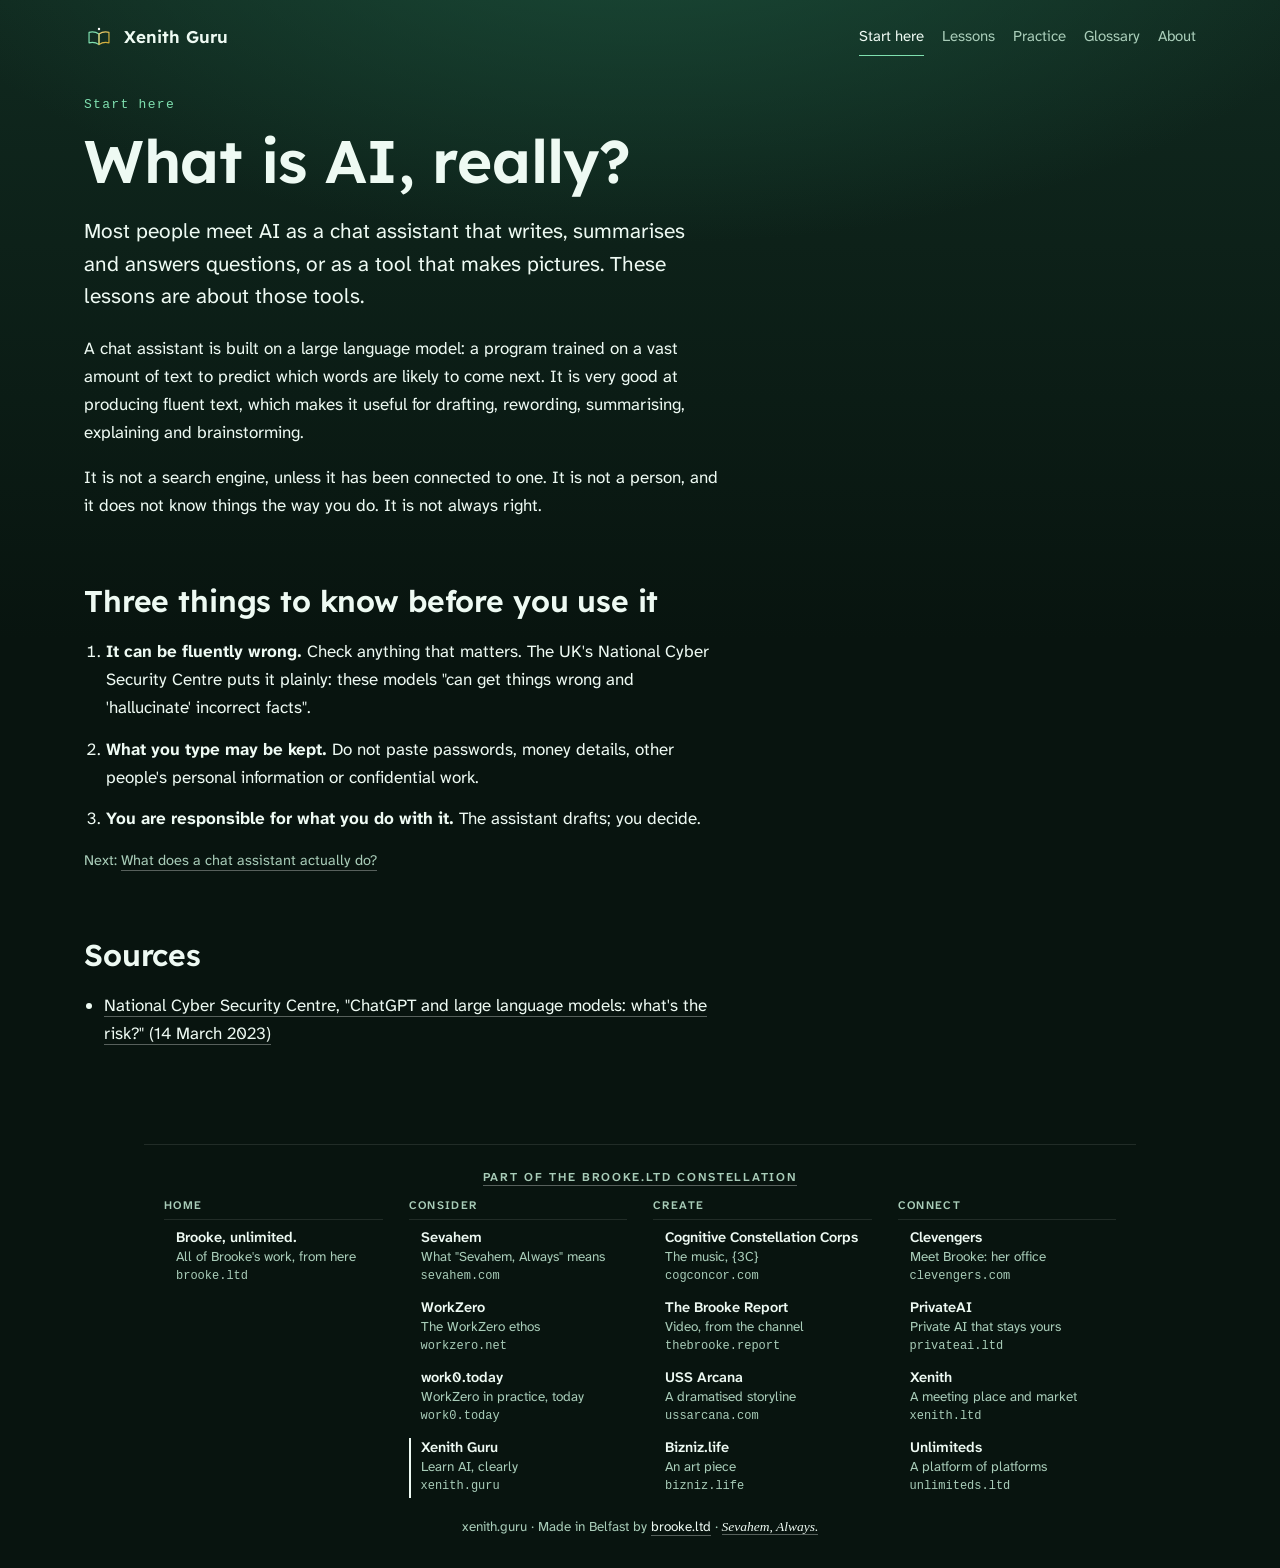
<file: start/index.html>
<!doctype html>
<html lang="en-GB">
<head>
<meta charset="utf-8">
<meta name="viewport" content="width=device-width, initial-scale=1">
<meta http-equiv="Content-Security-Policy" content="default-src 'none'; style-src 'self'; img-src 'self'; font-src 'self'; base-uri 'none'; form-action 'none'">
<meta name="referrer" content="no-referrer">
<title>What is AI, really? · Xenith Guru</title>
<meta name="description" content="What AI is, what it is not, and three things everyone should know before using it.">
<link rel="canonical" href="https://xenith.guru/start/">
<link rel="icon" href="/assets/icon.svg" type="image/svg+xml">
<meta property="og:title" content="What is AI, really? · Xenith Guru">
<meta property="og:description" content="What AI is, what it is not, and three things everyone should know before using it.">
<meta property="og:url" content="https://xenith.guru/start/">
<meta name="theme-color" content="#08140f">
<link rel="stylesheet" href="/assets/site.css">
</head>
<body>
<a class="skip" href="#main">Skip to content</a>
<header class="top">
<a class="brand" href="/"><svg class="" viewBox="0 0 512 512" aria-hidden="true" focusable="false" xmlns="http://www.w3.org/2000/svg"><defs><linearGradient id="g-brand" x1="0" y1="0" x2="1" y2="1"><stop offset="0" stop-color="#f1d27a"/><stop offset="1" stop-color="#c9a227"/></linearGradient></defs><path class="ring-a" d="M256 386 C 206 350, 136 344, 86 356 V 176 C 136 164, 206 170, 256 206 Z" fill="none" stroke="#7fe0b0" stroke-width="20" stroke-linejoin="round"/><path class="ring-b" d="M256 386 C 306 350, 376 344, 426 356 V 176 C 376 164, 306 170, 256 206 Z" fill="none" stroke="url(#g-brand)" stroke-width="20" stroke-linejoin="round"/><circle class="core" cx="256" cy="120" r="20" fill="#ffffff"/></svg><span>Xenith Guru</span></a>
<nav class="site" aria-label="Xenith Guru"><ul><li><a href="/start/" aria-current="page">Start here</a></li><li><a href="/lessons/">Lessons</a></li><li><a href="/practice/">Practice</a></li><li><a href="/glossary/">Glossary</a></li><li><a href="/about/">About</a></li></ul></nav>
</header>
<main id="main" tabindex="-1">
<p class="eyebrow">Start here</p><h1>What is AI, really?</h1>
<div class="read">
<p class="lede">Most people meet AI as a chat assistant that writes, summarises and answers questions, or as a tool that makes pictures. These lessons are about those tools.</p>
<p>A chat assistant is built on a large language model: a program trained on a vast amount of text to predict which words are likely to come next. It is very good at producing fluent text, which makes it useful for drafting, rewording, summarising, explaining and brainstorming.</p>
<p>It is not a search engine, unless it has been connected to one. It is not a person, and it does not know things the way you do. It is not always right.</p>
<h2>Three things to know before you use it</h2>
<ol class="three"><li><b>It can be fluently wrong.</b> Check anything that matters. The UK's National Cyber Security Centre puts it plainly: these models "can get things wrong and 'hallucinate' incorrect facts".</li>
<li><b>What you type may be kept.</b> Do not paste passwords, money details, other people's personal information or confidential work.</li>
<li><b>You are responsible for what you do with it.</b> The assistant drafts; you decide.</li></ol>
</div>
<p class="note">Next: <a href="/lessons/what-does-a-chat-assistant-do/">What does a chat assistant actually do?</a></p>
<h2>Sources</h2><ul class="sources"><li><a href="https://www.ncsc.gov.uk/blog-post/chatgpt-and-large-language-models-whats-the-risk">National Cyber Security Centre, &quot;ChatGPT and large language models: what's the risk?&quot; (14 March 2023)</a></li></ul>
</main>
<nav class="constellation" aria-label="The brooke.ltd constellation"><h2><a href="/constellation/">Part of the brooke.ltd constellation</a></h2><div class="groups"><section><h3>Home</h3><ul><li><a href="https://brooke.ltd/"><b>Brooke, unlimited.</b><span class="w">All of Brooke's work, from here</span><small>brooke.ltd</small></a></li></ul></section><section><h3>Consider</h3><ul><li><a href="https://sevahem.com/"><b>Sevahem</b><span class="w">What &quot;Sevahem, Always&quot; means</span><small>sevahem.com</small></a></li><li><a href="https://workzero.net/"><b>WorkZero</b><span class="w">The WorkZero ethos</span><small>workzero.net</small></a></li><li><a href="https://work0.today/"><b>work0.today</b><span class="w">WorkZero in practice, today</span><small>work0.today</small></a></li><li><span class="here" aria-current="true"><b>Xenith Guru</b><span class="w">Learn AI, clearly</span><small>xenith.guru</small><span class="vh"> (this site)</span></span></li></ul></section><section><h3>Create</h3><ul><li><a href="https://cogconcor.com/"><b>Cognitive Constellation Corps</b><span class="w">The music, {3C}</span><small>cogconcor.com</small></a></li><li><a href="https://thebrooke.report/"><b>The Brooke Report</b><span class="w">Video, from the channel</span><small>thebrooke.report</small></a></li><li><a href="https://ussarcana.com/"><b>USS Arcana</b><span class="w">A dramatised storyline</span><small>ussarcana.com</small></a></li><li><a href="https://bizniz.life/"><b>Bizniz.life</b><span class="w">An art piece</span><small>bizniz.life</small></a></li></ul></section><section><h3>Connect</h3><ul><li><a href="https://clevengers.com/"><b>Clevengers</b><span class="w">Meet Brooke: her office</span><small>clevengers.com</small></a></li><li><a href="https://privateai.ltd/"><b>PrivateAI</b><span class="w">Private AI that stays yours</span><small>privateai.ltd</small></a></li><li><a href="https://xenith.ltd/"><b>Xenith</b><span class="w">A meeting place and market</span><small>xenith.ltd</small></a></li><li><a href="https://unlimiteds.ltd/"><b>Unlimiteds</b><span class="w">A platform of platforms</span><small>unlimiteds.ltd</small></a></li></ul></section></div></nav>
<footer>xenith.guru &middot; Made in Belfast by <a href="https://brooke.ltd/">brooke.ltd</a> &middot; <a class="sign" href="https://sevahem.com/">Sevahem, Always.</a></footer>
</body>
</html>
</file>
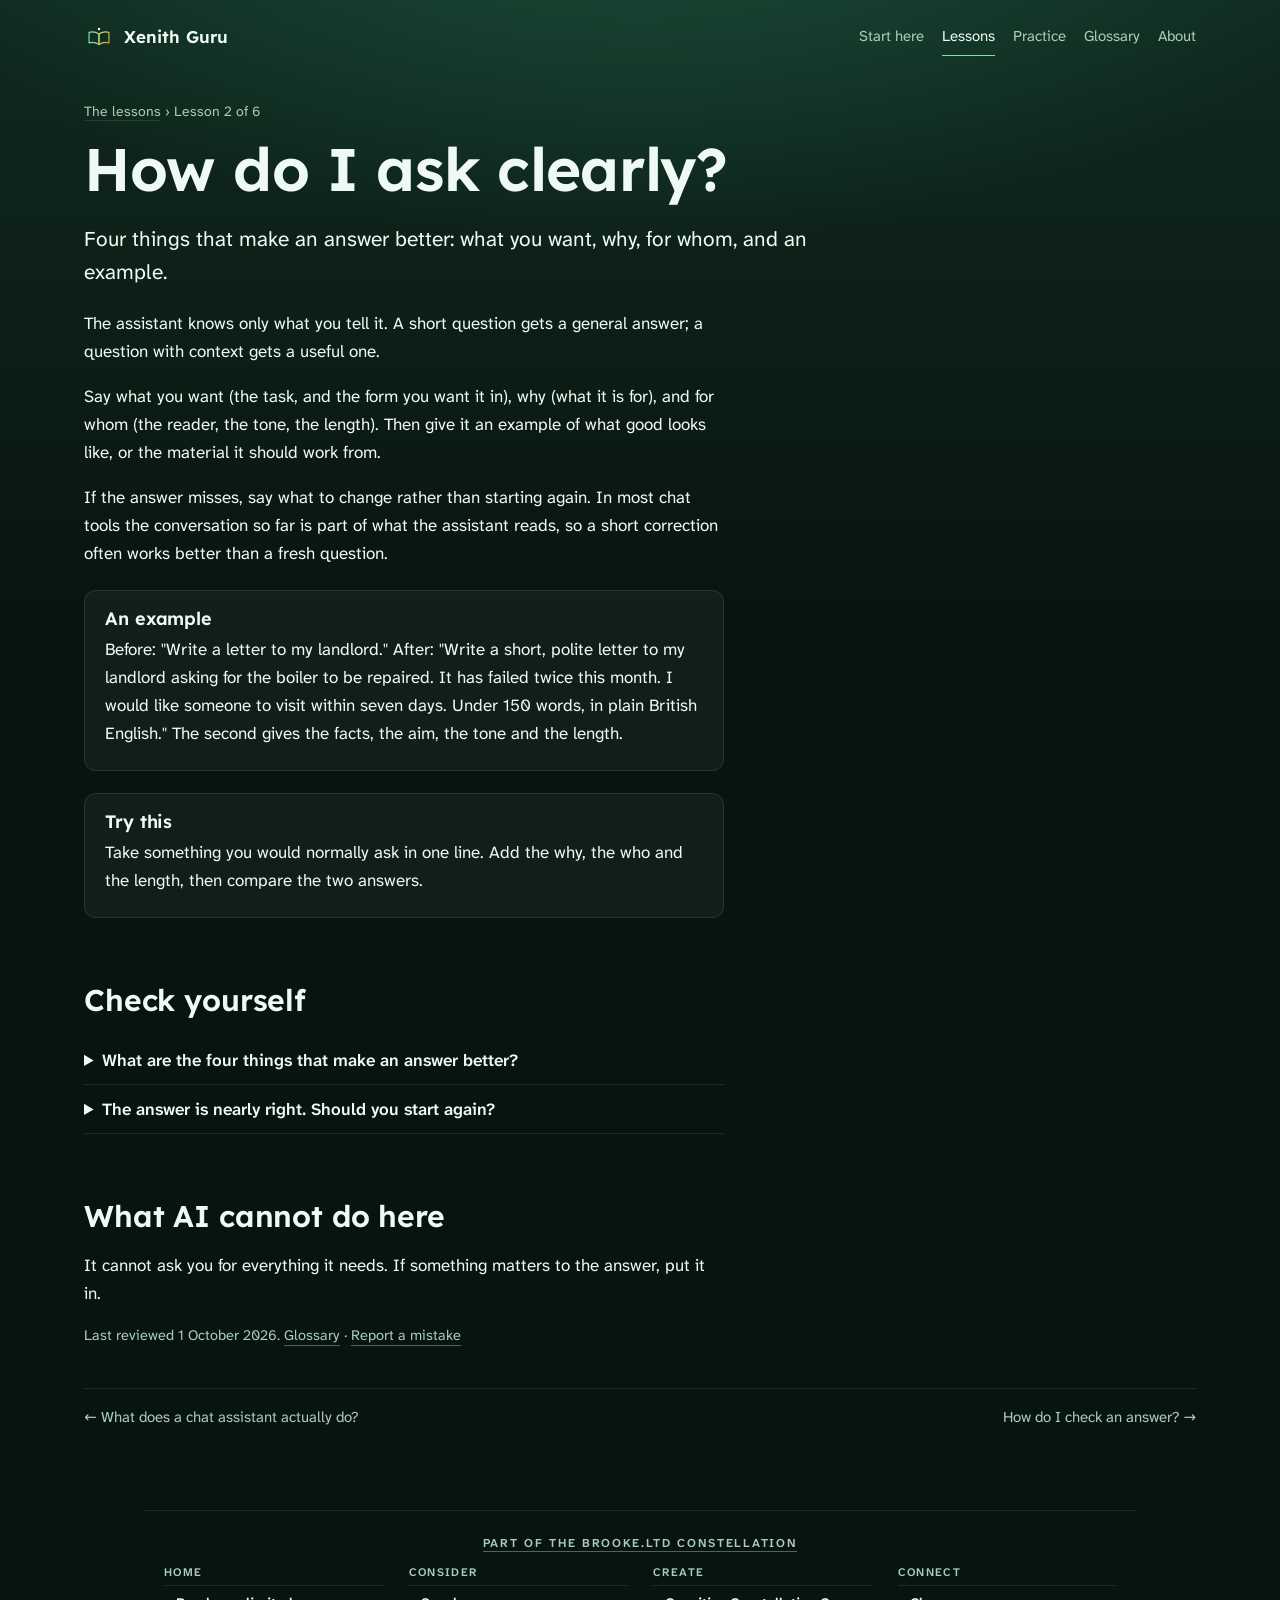
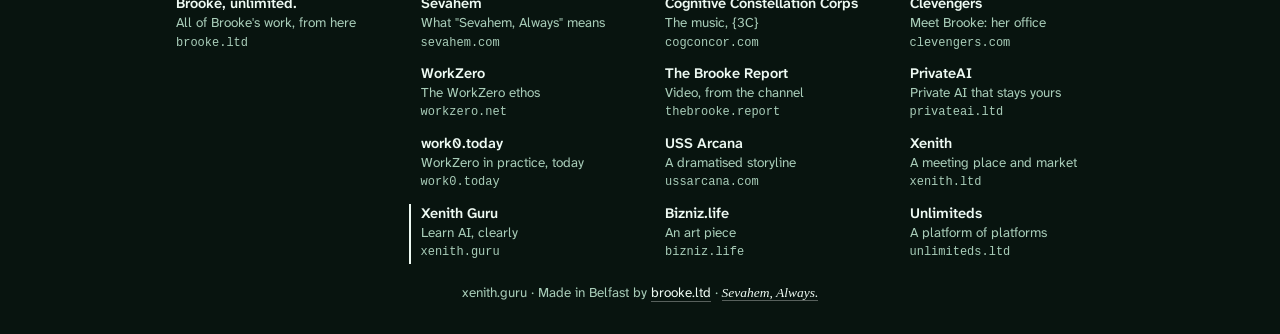
<file: lessons/how-do-i-ask-clearly/index.html>
<!doctype html>
<html lang="en-GB">
<head>
<meta charset="utf-8">
<meta name="viewport" content="width=device-width, initial-scale=1">
<meta http-equiv="Content-Security-Policy" content="default-src 'none'; style-src 'self'; img-src 'self'; font-src 'self'; base-uri 'none'; form-action 'none'">
<meta name="referrer" content="no-referrer">
<title>How do I ask clearly? · Xenith Guru</title>
<meta name="description" content="How do I ask clearly? Lesson 2 of 6 at Xenith Guru: Four things that make an answer better: what you want, why, for whom, and an example.">
<link rel="canonical" href="https://xenith.guru/lessons/how-do-i-ask-clearly/">
<link rel="icon" href="/assets/icon.svg" type="image/svg+xml">
<meta property="og:title" content="How do I ask clearly? · Xenith Guru">
<meta property="og:description" content="How do I ask clearly? Lesson 2 of 6 at Xenith Guru: Four things that make an answer better: what you want, why, for whom, and an example.">
<meta property="og:url" content="https://xenith.guru/lessons/how-do-i-ask-clearly/">
<meta name="theme-color" content="#08140f">
<link rel="stylesheet" href="/assets/site.css">
</head>
<body>
<a class="skip" href="#main">Skip to content</a>
<header class="top">
<a class="brand" href="/"><svg class="" viewBox="0 0 512 512" aria-hidden="true" focusable="false" xmlns="http://www.w3.org/2000/svg"><defs><linearGradient id="g-brand" x1="0" y1="0" x2="1" y2="1"><stop offset="0" stop-color="#f1d27a"/><stop offset="1" stop-color="#c9a227"/></linearGradient></defs><path class="ring-a" d="M256 386 C 206 350, 136 344, 86 356 V 176 C 136 164, 206 170, 256 206 Z" fill="none" stroke="#7fe0b0" stroke-width="20" stroke-linejoin="round"/><path class="ring-b" d="M256 386 C 306 350, 376 344, 426 356 V 176 C 376 164, 306 170, 256 206 Z" fill="none" stroke="url(#g-brand)" stroke-width="20" stroke-linejoin="round"/><circle class="core" cx="256" cy="120" r="20" fill="#ffffff"/></svg><span>Xenith Guru</span></a>
<nav class="site" aria-label="Xenith Guru"><ul><li><a href="/start/">Start here</a></li><li><a href="/lessons/" aria-current="true">Lessons</a></li><li><a href="/practice/">Practice</a></li><li><a href="/glossary/">Glossary</a></li><li><a href="/about/">About</a></li></ul></nav>
</header>
<main id="main" tabindex="-1">
<p class="crumbs"><a href="/lessons/">The lessons</a> › Lesson 2 of 6</p>
<h1>How do I ask clearly?</h1>
<p class="lede">Four things that make an answer better: what you want, why, for whom, and an example.</p>
<div class="read"><p>The assistant knows only what you tell it. A short question gets a general answer; a question with context gets a useful one.</p><p>Say what you want (the task, and the form you want it in), why (what it is for), and for whom (the reader, the tone, the length). Then give it an example of what good looks like, or the material it should work from.</p><p>If the answer misses, say what to change rather than starting again. In most chat tools the conversation so far is part of what the assistant reads, so a short correction often works better than a fresh question.</p></div>
<section class="box"><h2>An example</h2><p>Before: &quot;Write a letter to my landlord.&quot; After: &quot;Write a short, polite letter to my landlord asking for the boiler to be repaired. It has failed twice this month. I would like someone to visit within seven days. Under 150 words, in plain British English.&quot; The second gives the facts, the aim, the tone and the length.</p></section>
<section class="box"><h2>Try this</h2><p>Take something you would normally ask in one line. Add the why, the who and the length, then compare the two answers.</p></section>
<h2>Check yourself</h2><details class="qa"><summary>What are the four things that make an answer better?</summary><p>What you want, why, for whom, and an example or the material to work from.</p></details><details class="qa"><summary>The answer is nearly right. Should you start again?</summary><p>Usually not. Say what to change; the conversation so far is part of what the assistant reads.</p></details>
<h2>What AI cannot do here</h2><p class="read">It cannot ask you for everything it needs. If something matters to the answer, put it in.</p>

<p class="note">Last reviewed 1 October 2026. <a href="/glossary/">Glossary</a> · <a href="/about/#corrections">Report a mistake</a></p>
<nav class="pager" aria-label="Lessons"><a href="/lessons/what-does-a-chat-assistant-do/" rel="prev">← What does a chat assistant actually do?</a><a href="/lessons/how-do-i-check-an-answer/" rel="next">How do I check an answer? →</a></nav>
</main>
<nav class="constellation" aria-label="The brooke.ltd constellation"><h2><a href="/constellation/">Part of the brooke.ltd constellation</a></h2><div class="groups"><section><h3>Home</h3><ul><li><a href="https://brooke.ltd/"><b>Brooke, unlimited.</b><span class="w">All of Brooke's work, from here</span><small>brooke.ltd</small></a></li></ul></section><section><h3>Consider</h3><ul><li><a href="https://sevahem.com/"><b>Sevahem</b><span class="w">What &quot;Sevahem, Always&quot; means</span><small>sevahem.com</small></a></li><li><a href="https://workzero.net/"><b>WorkZero</b><span class="w">The WorkZero ethos</span><small>workzero.net</small></a></li><li><a href="https://work0.today/"><b>work0.today</b><span class="w">WorkZero in practice, today</span><small>work0.today</small></a></li><li><span class="here" aria-current="true"><b>Xenith Guru</b><span class="w">Learn AI, clearly</span><small>xenith.guru</small><span class="vh"> (this site)</span></span></li></ul></section><section><h3>Create</h3><ul><li><a href="https://cogconcor.com/"><b>Cognitive Constellation Corps</b><span class="w">The music, {3C}</span><small>cogconcor.com</small></a></li><li><a href="https://thebrooke.report/"><b>The Brooke Report</b><span class="w">Video, from the channel</span><small>thebrooke.report</small></a></li><li><a href="https://ussarcana.com/"><b>USS Arcana</b><span class="w">A dramatised storyline</span><small>ussarcana.com</small></a></li><li><a href="https://bizniz.life/"><b>Bizniz.life</b><span class="w">An art piece</span><small>bizniz.life</small></a></li></ul></section><section><h3>Connect</h3><ul><li><a href="https://clevengers.com/"><b>Clevengers</b><span class="w">Meet Brooke: her office</span><small>clevengers.com</small></a></li><li><a href="https://privateai.ltd/"><b>PrivateAI</b><span class="w">Private AI that stays yours</span><small>privateai.ltd</small></a></li><li><a href="https://xenith.ltd/"><b>Xenith</b><span class="w">A meeting place and market</span><small>xenith.ltd</small></a></li><li><a href="https://unlimiteds.ltd/"><b>Unlimiteds</b><span class="w">A platform of platforms</span><small>unlimiteds.ltd</small></a></li></ul></section></div></nav>
<footer>xenith.guru &middot; Made in Belfast by <a href="https://brooke.ltd/">brooke.ltd</a> &middot; <a class="sign" href="https://sevahem.com/">Sevahem, Always.</a></footer>
</body>
</html>
</file>
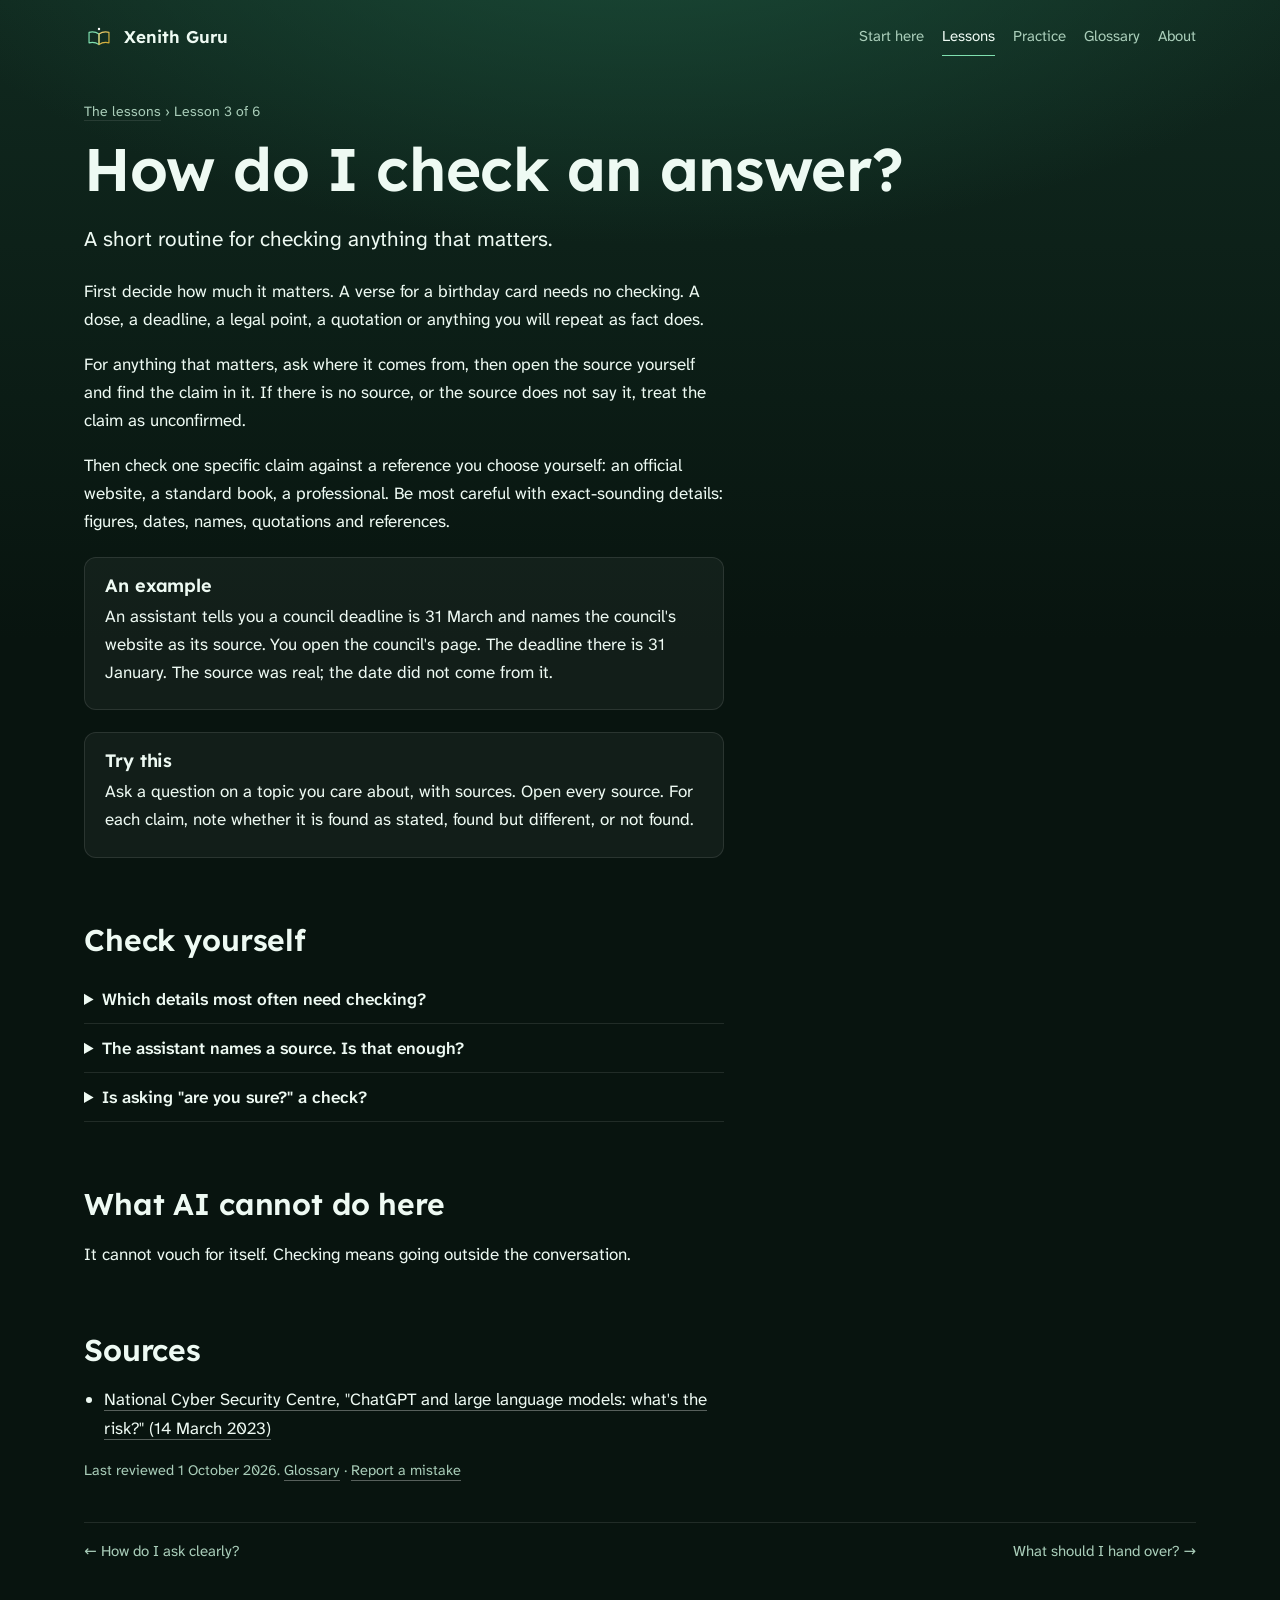
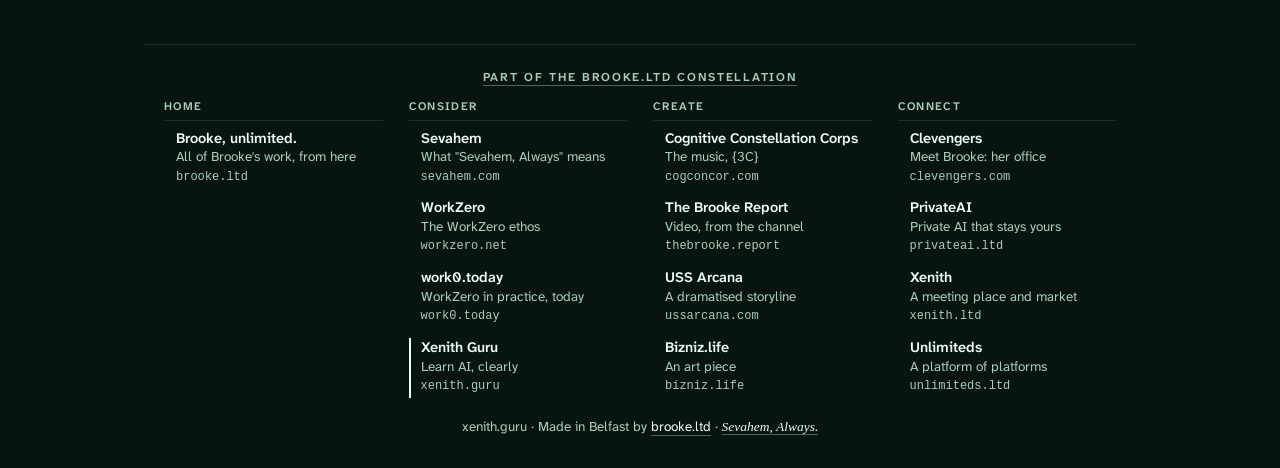
<file: lessons/how-do-i-check-an-answer/index.html>
<!doctype html>
<html lang="en-GB">
<head>
<meta charset="utf-8">
<meta name="viewport" content="width=device-width, initial-scale=1">
<meta http-equiv="Content-Security-Policy" content="default-src 'none'; style-src 'self'; img-src 'self'; font-src 'self'; base-uri 'none'; form-action 'none'">
<meta name="referrer" content="no-referrer">
<title>How do I check an answer? · Xenith Guru</title>
<meta name="description" content="How do I check an answer? Lesson 3 of 6 at Xenith Guru: A short routine for checking anything that matters.">
<link rel="canonical" href="https://xenith.guru/lessons/how-do-i-check-an-answer/">
<link rel="icon" href="/assets/icon.svg" type="image/svg+xml">
<meta property="og:title" content="How do I check an answer? · Xenith Guru">
<meta property="og:description" content="How do I check an answer? Lesson 3 of 6 at Xenith Guru: A short routine for checking anything that matters.">
<meta property="og:url" content="https://xenith.guru/lessons/how-do-i-check-an-answer/">
<meta name="theme-color" content="#08140f">
<link rel="stylesheet" href="/assets/site.css">
</head>
<body>
<a class="skip" href="#main">Skip to content</a>
<header class="top">
<a class="brand" href="/"><svg class="" viewBox="0 0 512 512" aria-hidden="true" focusable="false" xmlns="http://www.w3.org/2000/svg"><defs><linearGradient id="g-brand" x1="0" y1="0" x2="1" y2="1"><stop offset="0" stop-color="#f1d27a"/><stop offset="1" stop-color="#c9a227"/></linearGradient></defs><path class="ring-a" d="M256 386 C 206 350, 136 344, 86 356 V 176 C 136 164, 206 170, 256 206 Z" fill="none" stroke="#7fe0b0" stroke-width="20" stroke-linejoin="round"/><path class="ring-b" d="M256 386 C 306 350, 376 344, 426 356 V 176 C 376 164, 306 170, 256 206 Z" fill="none" stroke="url(#g-brand)" stroke-width="20" stroke-linejoin="round"/><circle class="core" cx="256" cy="120" r="20" fill="#ffffff"/></svg><span>Xenith Guru</span></a>
<nav class="site" aria-label="Xenith Guru"><ul><li><a href="/start/">Start here</a></li><li><a href="/lessons/" aria-current="true">Lessons</a></li><li><a href="/practice/">Practice</a></li><li><a href="/glossary/">Glossary</a></li><li><a href="/about/">About</a></li></ul></nav>
</header>
<main id="main" tabindex="-1">
<p class="crumbs"><a href="/lessons/">The lessons</a> › Lesson 3 of 6</p>
<h1>How do I check an answer?</h1>
<p class="lede">A short routine for checking anything that matters.</p>
<div class="read"><p>First decide how much it matters. A verse for a birthday card needs no checking. A dose, a deadline, a legal point, a quotation or anything you will repeat as fact does.</p><p>For anything that matters, ask where it comes from, then open the source yourself and find the claim in it. If there is no source, or the source does not say it, treat the claim as unconfirmed.</p><p>Then check one specific claim against a reference you choose yourself: an official website, a standard book, a professional. Be most careful with exact-sounding details: figures, dates, names, quotations and references.</p></div>
<section class="box"><h2>An example</h2><p>An assistant tells you a council deadline is 31 March and names the council's website as its source. You open the council's page. The deadline there is 31 January. The source was real; the date did not come from it.</p></section>
<section class="box"><h2>Try this</h2><p>Ask a question on a topic you care about, with sources. Open every source. For each claim, note whether it is found as stated, found but different, or not found.</p></section>
<h2>Check yourself</h2><details class="qa"><summary>Which details most often need checking?</summary><p>Exact figures, dates, names, quotations and references.</p></details><details class="qa"><summary>The assistant names a source. Is that enough?</summary><p>No. Open it and find the claim. A source can be real and still not say what was claimed, or it may not exist.</p></details><details class="qa"><summary>Is asking &quot;are you sure?&quot; a check?</summary><p>No. It may change the answer, but only a source you have read, or a reference you trust, is a check.</p></details>
<h2>What AI cannot do here</h2><p class="read">It cannot vouch for itself. Checking means going outside the conversation.</p>
<h2>Sources</h2><ul class="sources"><li><a href="https://www.ncsc.gov.uk/blog-post/chatgpt-and-large-language-models-whats-the-risk">National Cyber Security Centre, &quot;ChatGPT and large language models: what's the risk?&quot; (14 March 2023)</a></li></ul>
<p class="note">Last reviewed 1 October 2026. <a href="/glossary/">Glossary</a> · <a href="/about/#corrections">Report a mistake</a></p>
<nav class="pager" aria-label="Lessons"><a href="/lessons/how-do-i-ask-clearly/" rel="prev">← How do I ask clearly?</a><a href="/lessons/what-should-i-hand-over/" rel="next">What should I hand over? →</a></nav>
</main>
<nav class="constellation" aria-label="The brooke.ltd constellation"><h2><a href="/constellation/">Part of the brooke.ltd constellation</a></h2><div class="groups"><section><h3>Home</h3><ul><li><a href="https://brooke.ltd/"><b>Brooke, unlimited.</b><span class="w">All of Brooke's work, from here</span><small>brooke.ltd</small></a></li></ul></section><section><h3>Consider</h3><ul><li><a href="https://sevahem.com/"><b>Sevahem</b><span class="w">What &quot;Sevahem, Always&quot; means</span><small>sevahem.com</small></a></li><li><a href="https://workzero.net/"><b>WorkZero</b><span class="w">The WorkZero ethos</span><small>workzero.net</small></a></li><li><a href="https://work0.today/"><b>work0.today</b><span class="w">WorkZero in practice, today</span><small>work0.today</small></a></li><li><span class="here" aria-current="true"><b>Xenith Guru</b><span class="w">Learn AI, clearly</span><small>xenith.guru</small><span class="vh"> (this site)</span></span></li></ul></section><section><h3>Create</h3><ul><li><a href="https://cogconcor.com/"><b>Cognitive Constellation Corps</b><span class="w">The music, {3C}</span><small>cogconcor.com</small></a></li><li><a href="https://thebrooke.report/"><b>The Brooke Report</b><span class="w">Video, from the channel</span><small>thebrooke.report</small></a></li><li><a href="https://ussarcana.com/"><b>USS Arcana</b><span class="w">A dramatised storyline</span><small>ussarcana.com</small></a></li><li><a href="https://bizniz.life/"><b>Bizniz.life</b><span class="w">An art piece</span><small>bizniz.life</small></a></li></ul></section><section><h3>Connect</h3><ul><li><a href="https://clevengers.com/"><b>Clevengers</b><span class="w">Meet Brooke: her office</span><small>clevengers.com</small></a></li><li><a href="https://privateai.ltd/"><b>PrivateAI</b><span class="w">Private AI that stays yours</span><small>privateai.ltd</small></a></li><li><a href="https://xenith.ltd/"><b>Xenith</b><span class="w">A meeting place and market</span><small>xenith.ltd</small></a></li><li><a href="https://unlimiteds.ltd/"><b>Unlimiteds</b><span class="w">A platform of platforms</span><small>unlimiteds.ltd</small></a></li></ul></section></div></nav>
<footer>xenith.guru &middot; Made in Belfast by <a href="https://brooke.ltd/">brooke.ltd</a> &middot; <a class="sign" href="https://sevahem.com/">Sevahem, Always.</a></footer>
</body>
</html>
</file>
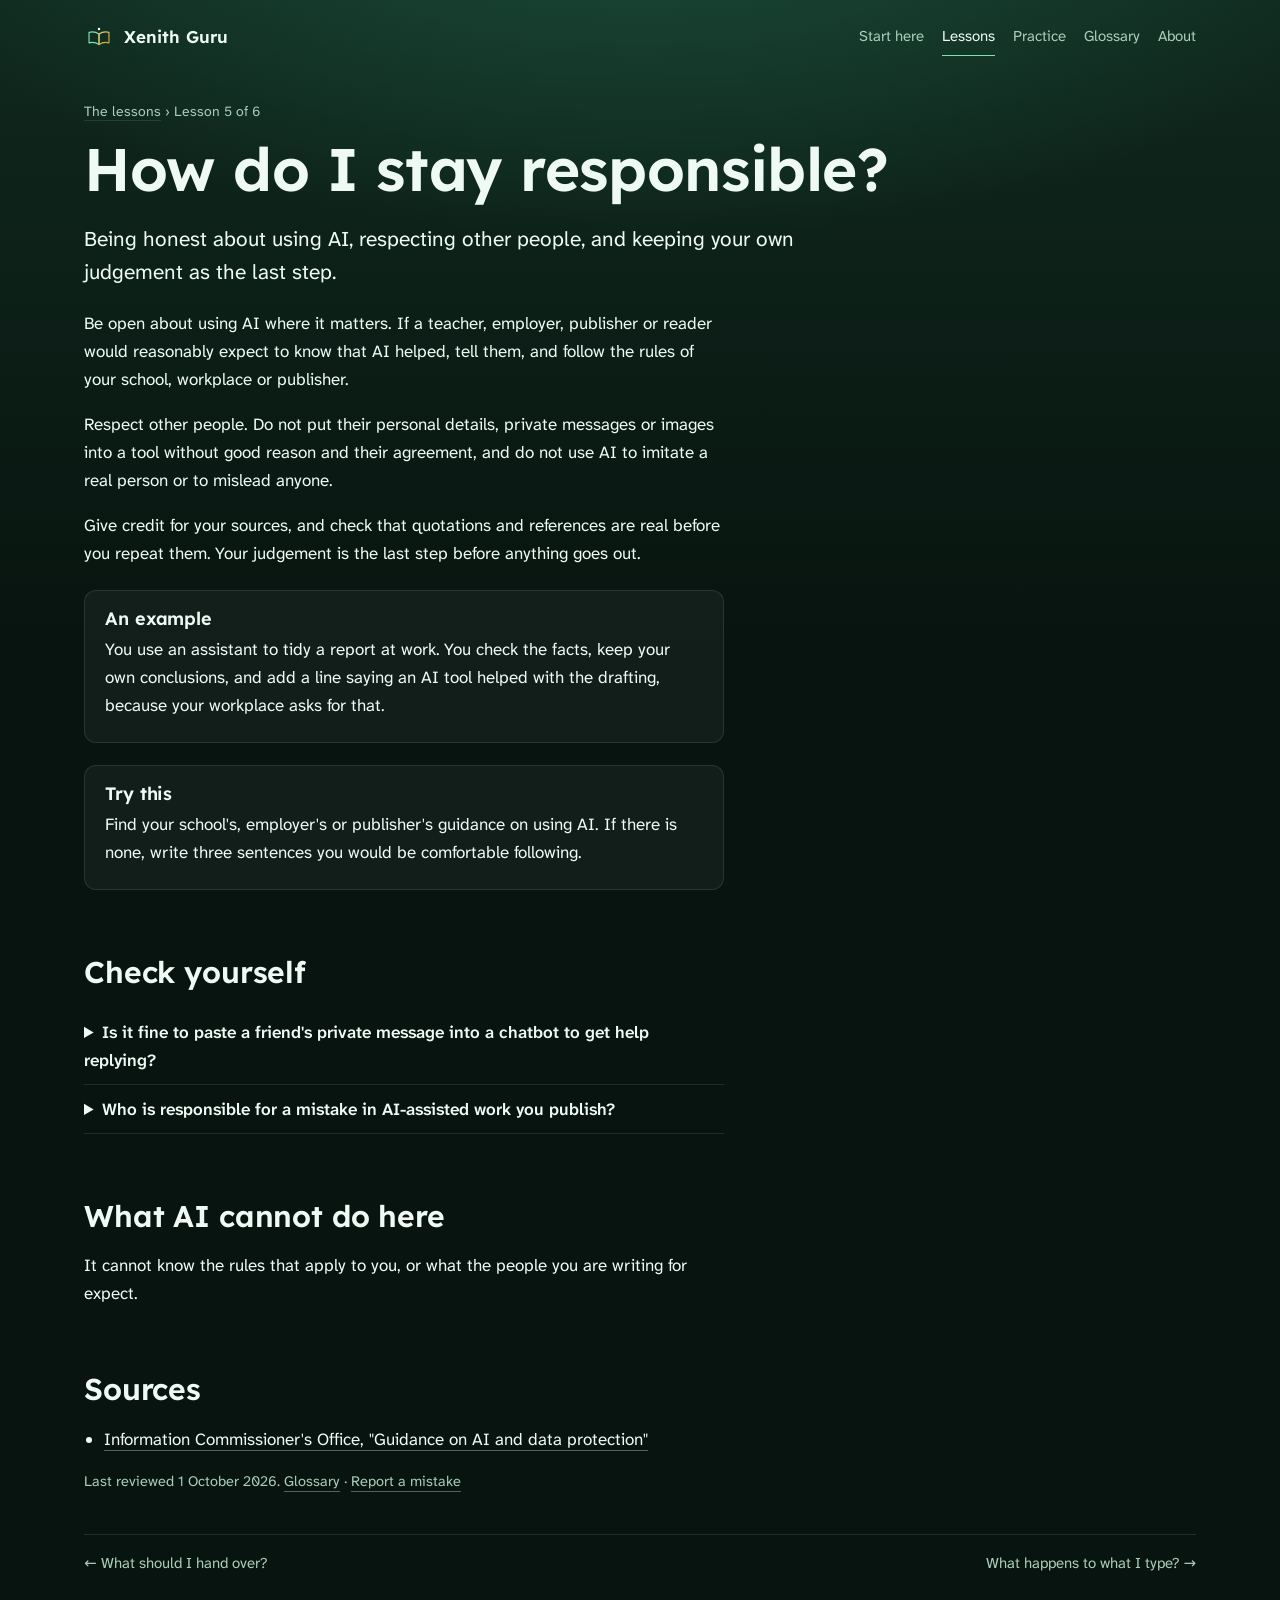
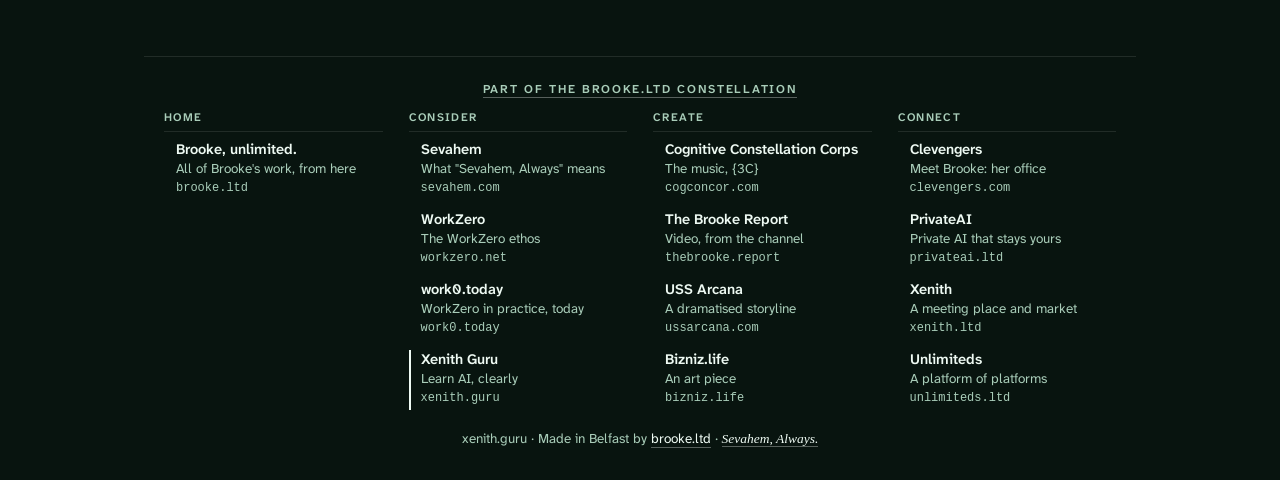
<file: lessons/how-do-i-stay-responsible/index.html>
<!doctype html>
<html lang="en-GB">
<head>
<meta charset="utf-8">
<meta name="viewport" content="width=device-width, initial-scale=1">
<meta http-equiv="Content-Security-Policy" content="default-src 'none'; style-src 'self'; img-src 'self'; font-src 'self'; base-uri 'none'; form-action 'none'">
<meta name="referrer" content="no-referrer">
<title>How do I stay responsible? · Xenith Guru</title>
<meta name="description" content="How do I stay responsible? Lesson 5 of 6 at Xenith Guru: Being honest about using AI, respecting other people, and keeping your own judgement as the last step.">
<link rel="canonical" href="https://xenith.guru/lessons/how-do-i-stay-responsible/">
<link rel="icon" href="/assets/icon.svg" type="image/svg+xml">
<meta property="og:title" content="How do I stay responsible? · Xenith Guru">
<meta property="og:description" content="How do I stay responsible? Lesson 5 of 6 at Xenith Guru: Being honest about using AI, respecting other people, and keeping your own judgement as the last step.">
<meta property="og:url" content="https://xenith.guru/lessons/how-do-i-stay-responsible/">
<meta name="theme-color" content="#08140f">
<link rel="stylesheet" href="/assets/site.css">
</head>
<body>
<a class="skip" href="#main">Skip to content</a>
<header class="top">
<a class="brand" href="/"><svg class="" viewBox="0 0 512 512" aria-hidden="true" focusable="false" xmlns="http://www.w3.org/2000/svg"><defs><linearGradient id="g-brand" x1="0" y1="0" x2="1" y2="1"><stop offset="0" stop-color="#f1d27a"/><stop offset="1" stop-color="#c9a227"/></linearGradient></defs><path class="ring-a" d="M256 386 C 206 350, 136 344, 86 356 V 176 C 136 164, 206 170, 256 206 Z" fill="none" stroke="#7fe0b0" stroke-width="20" stroke-linejoin="round"/><path class="ring-b" d="M256 386 C 306 350, 376 344, 426 356 V 176 C 376 164, 306 170, 256 206 Z" fill="none" stroke="url(#g-brand)" stroke-width="20" stroke-linejoin="round"/><circle class="core" cx="256" cy="120" r="20" fill="#ffffff"/></svg><span>Xenith Guru</span></a>
<nav class="site" aria-label="Xenith Guru"><ul><li><a href="/start/">Start here</a></li><li><a href="/lessons/" aria-current="true">Lessons</a></li><li><a href="/practice/">Practice</a></li><li><a href="/glossary/">Glossary</a></li><li><a href="/about/">About</a></li></ul></nav>
</header>
<main id="main" tabindex="-1">
<p class="crumbs"><a href="/lessons/">The lessons</a> › Lesson 5 of 6</p>
<h1>How do I stay responsible?</h1>
<p class="lede">Being honest about using AI, respecting other people, and keeping your own judgement as the last step.</p>
<div class="read"><p>Be open about using AI where it matters. If a teacher, employer, publisher or reader would reasonably expect to know that AI helped, tell them, and follow the rules of your school, workplace or publisher.</p><p>Respect other people. Do not put their personal details, private messages or images into a tool without good reason and their agreement, and do not use AI to imitate a real person or to mislead anyone.</p><p>Give credit for your sources, and check that quotations and references are real before you repeat them. Your judgement is the last step before anything goes out.</p></div>
<section class="box"><h2>An example</h2><p>You use an assistant to tidy a report at work. You check the facts, keep your own conclusions, and add a line saying an AI tool helped with the drafting, because your workplace asks for that.</p></section>
<section class="box"><h2>Try this</h2><p>Find your school's, employer's or publisher's guidance on using AI. If there is none, write three sentences you would be comfortable following.</p></section>
<h2>Check yourself</h2><details class="qa"><summary>Is it fine to paste a friend's private message into a chatbot to get help replying?</summary><p>Think first: it is their words and their privacy. Leave out names and details, or ask them.</p></details><details class="qa"><summary>Who is responsible for a mistake in AI-assisted work you publish?</summary><p>You are.</p></details>
<h2>What AI cannot do here</h2><p class="read">It cannot know the rules that apply to you, or what the people you are writing for expect.</p>
<h2>Sources</h2><ul class="sources"><li><a href="https://ico.org.uk/for-organisations/uk-gdpr-guidance-and-resources/artificial-intelligence/guidance-on-ai-and-data-protection/">Information Commissioner's Office, &quot;Guidance on AI and data protection&quot;</a></li></ul>
<p class="note">Last reviewed 1 October 2026. <a href="/glossary/">Glossary</a> · <a href="/about/#corrections">Report a mistake</a></p>
<nav class="pager" aria-label="Lessons"><a href="/lessons/what-should-i-hand-over/" rel="prev">← What should I hand over?</a><a href="/lessons/what-happens-to-what-i-type/" rel="next">What happens to what I type? →</a></nav>
</main>
<nav class="constellation" aria-label="The brooke.ltd constellation"><h2><a href="/constellation/">Part of the brooke.ltd constellation</a></h2><div class="groups"><section><h3>Home</h3><ul><li><a href="https://brooke.ltd/"><b>Brooke, unlimited.</b><span class="w">All of Brooke's work, from here</span><small>brooke.ltd</small></a></li></ul></section><section><h3>Consider</h3><ul><li><a href="https://sevahem.com/"><b>Sevahem</b><span class="w">What &quot;Sevahem, Always&quot; means</span><small>sevahem.com</small></a></li><li><a href="https://workzero.net/"><b>WorkZero</b><span class="w">The WorkZero ethos</span><small>workzero.net</small></a></li><li><a href="https://work0.today/"><b>work0.today</b><span class="w">WorkZero in practice, today</span><small>work0.today</small></a></li><li><span class="here" aria-current="true"><b>Xenith Guru</b><span class="w">Learn AI, clearly</span><small>xenith.guru</small><span class="vh"> (this site)</span></span></li></ul></section><section><h3>Create</h3><ul><li><a href="https://cogconcor.com/"><b>Cognitive Constellation Corps</b><span class="w">The music, {3C}</span><small>cogconcor.com</small></a></li><li><a href="https://thebrooke.report/"><b>The Brooke Report</b><span class="w">Video, from the channel</span><small>thebrooke.report</small></a></li><li><a href="https://ussarcana.com/"><b>USS Arcana</b><span class="w">A dramatised storyline</span><small>ussarcana.com</small></a></li><li><a href="https://bizniz.life/"><b>Bizniz.life</b><span class="w">An art piece</span><small>bizniz.life</small></a></li></ul></section><section><h3>Connect</h3><ul><li><a href="https://clevengers.com/"><b>Clevengers</b><span class="w">Meet Brooke: her office</span><small>clevengers.com</small></a></li><li><a href="https://privateai.ltd/"><b>PrivateAI</b><span class="w">Private AI that stays yours</span><small>privateai.ltd</small></a></li><li><a href="https://xenith.ltd/"><b>Xenith</b><span class="w">A meeting place and market</span><small>xenith.ltd</small></a></li><li><a href="https://unlimiteds.ltd/"><b>Unlimiteds</b><span class="w">A platform of platforms</span><small>unlimiteds.ltd</small></a></li></ul></section></div></nav>
<footer>xenith.guru &middot; Made in Belfast by <a href="https://brooke.ltd/">brooke.ltd</a> &middot; <a class="sign" href="https://sevahem.com/">Sevahem, Always.</a></footer>
</body>
</html>
</file>
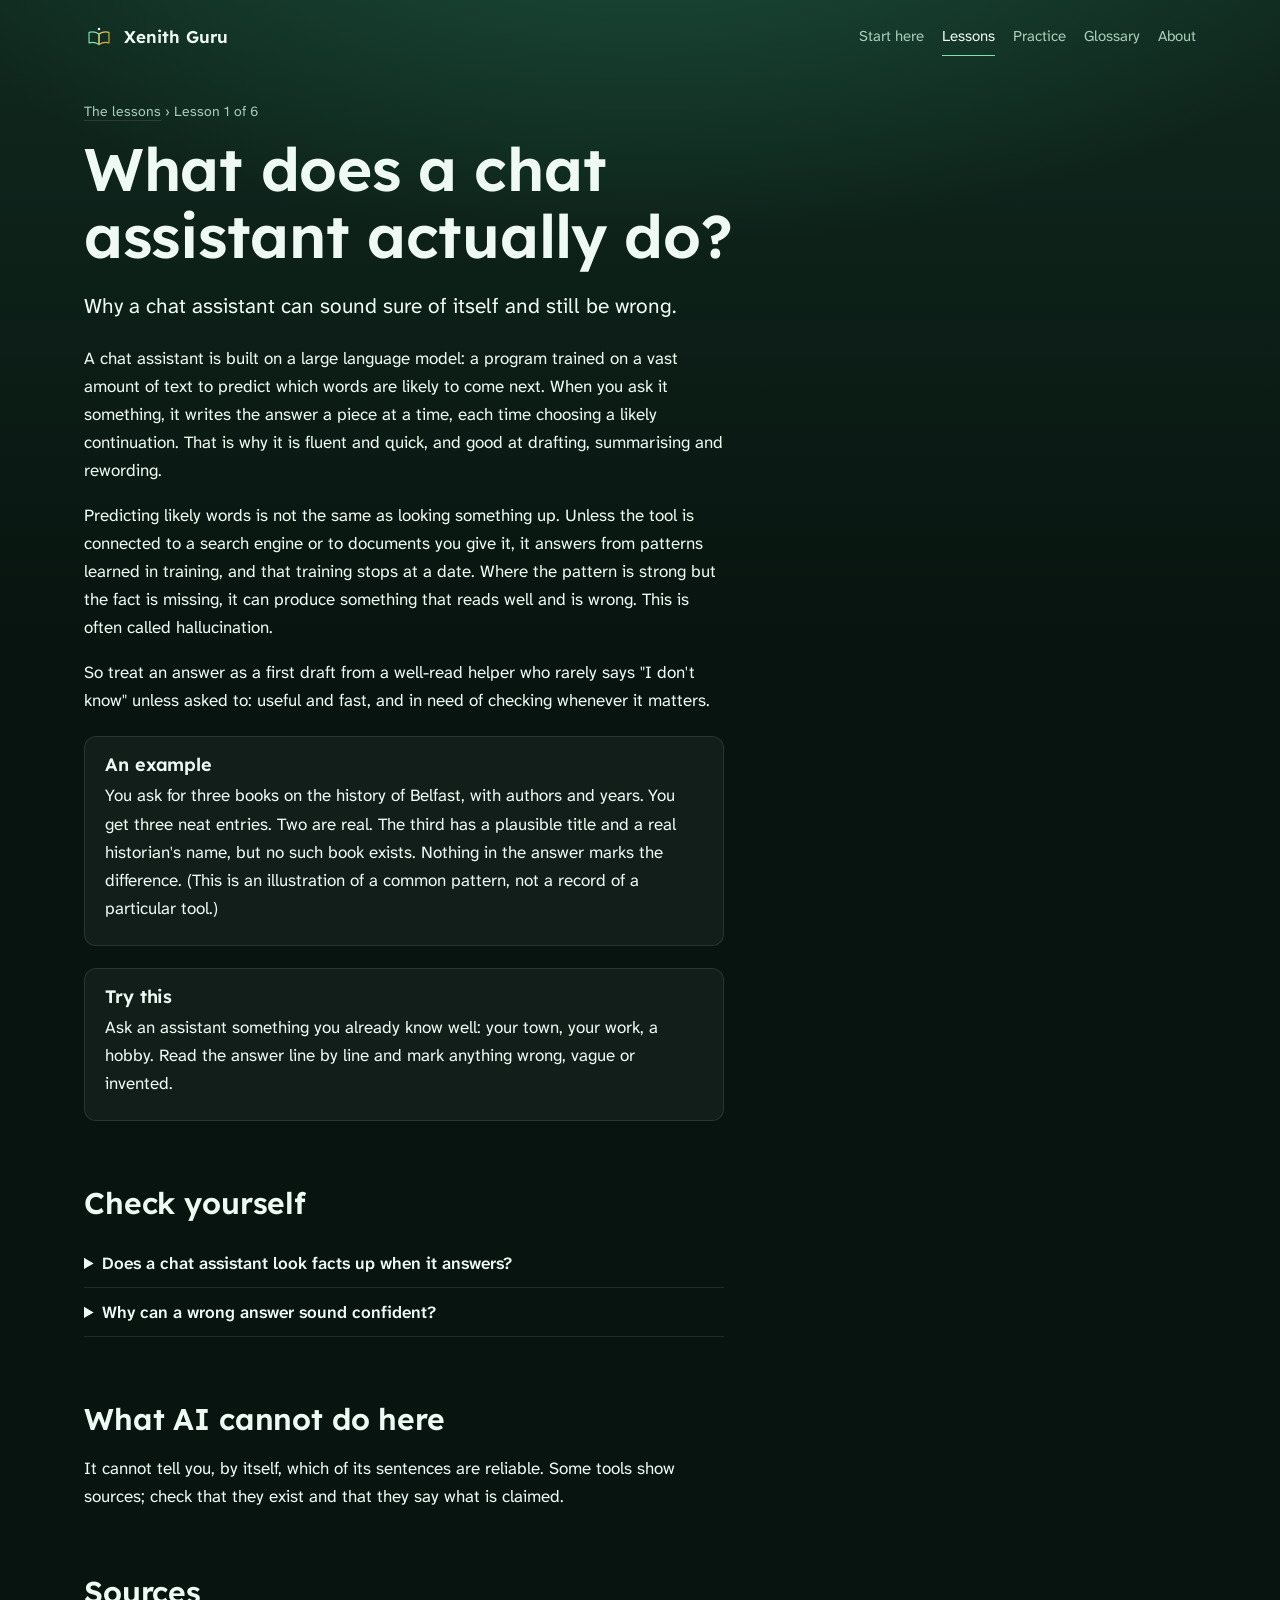
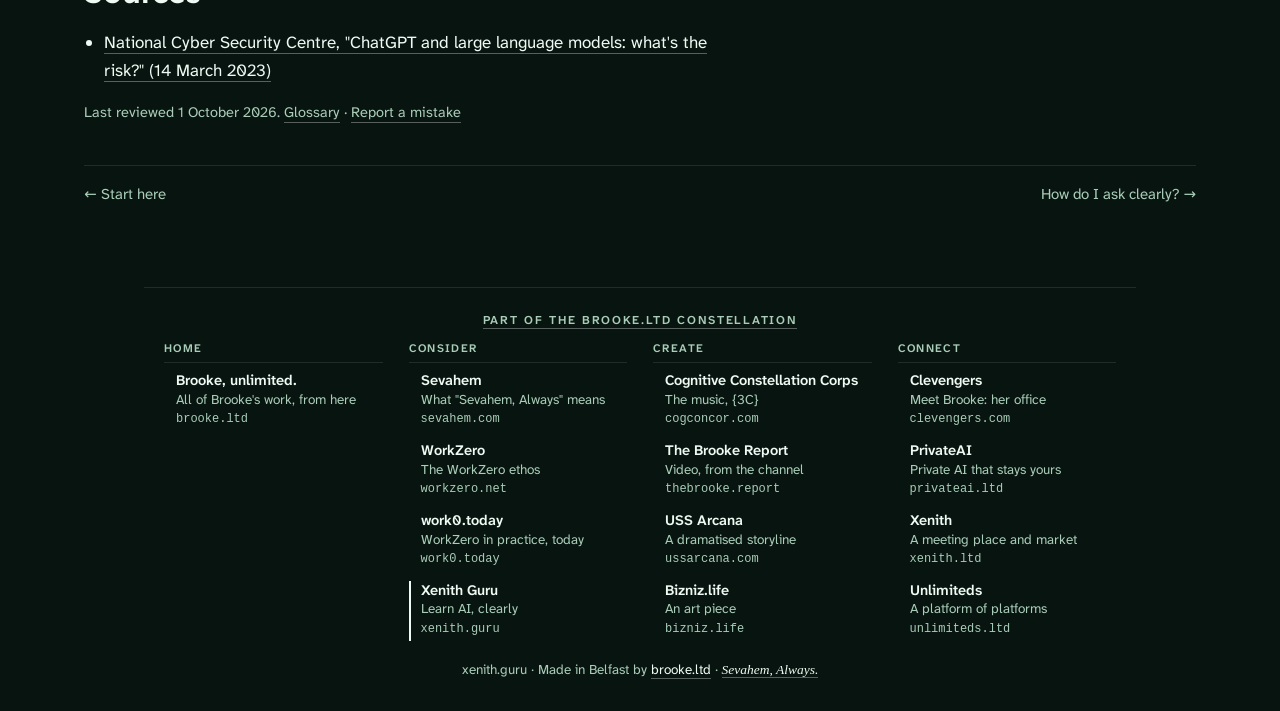
<file: lessons/what-does-a-chat-assistant-do/index.html>
<!doctype html>
<html lang="en-GB">
<head>
<meta charset="utf-8">
<meta name="viewport" content="width=device-width, initial-scale=1">
<meta http-equiv="Content-Security-Policy" content="default-src 'none'; style-src 'self'; img-src 'self'; font-src 'self'; base-uri 'none'; form-action 'none'">
<meta name="referrer" content="no-referrer">
<title>What does a chat assistant actually do? · Xenith Guru</title>
<meta name="description" content="What does a chat assistant actually do? Lesson 1 of 6 at Xenith Guru: Why a chat assistant can sound sure of itself and still be wrong.">
<link rel="canonical" href="https://xenith.guru/lessons/what-does-a-chat-assistant-do/">
<link rel="icon" href="/assets/icon.svg" type="image/svg+xml">
<meta property="og:title" content="What does a chat assistant actually do? · Xenith Guru">
<meta property="og:description" content="What does a chat assistant actually do? Lesson 1 of 6 at Xenith Guru: Why a chat assistant can sound sure of itself and still be wrong.">
<meta property="og:url" content="https://xenith.guru/lessons/what-does-a-chat-assistant-do/">
<meta name="theme-color" content="#08140f">
<link rel="stylesheet" href="/assets/site.css">
</head>
<body>
<a class="skip" href="#main">Skip to content</a>
<header class="top">
<a class="brand" href="/"><svg class="" viewBox="0 0 512 512" aria-hidden="true" focusable="false" xmlns="http://www.w3.org/2000/svg"><defs><linearGradient id="g-brand" x1="0" y1="0" x2="1" y2="1"><stop offset="0" stop-color="#f1d27a"/><stop offset="1" stop-color="#c9a227"/></linearGradient></defs><path class="ring-a" d="M256 386 C 206 350, 136 344, 86 356 V 176 C 136 164, 206 170, 256 206 Z" fill="none" stroke="#7fe0b0" stroke-width="20" stroke-linejoin="round"/><path class="ring-b" d="M256 386 C 306 350, 376 344, 426 356 V 176 C 376 164, 306 170, 256 206 Z" fill="none" stroke="url(#g-brand)" stroke-width="20" stroke-linejoin="round"/><circle class="core" cx="256" cy="120" r="20" fill="#ffffff"/></svg><span>Xenith Guru</span></a>
<nav class="site" aria-label="Xenith Guru"><ul><li><a href="/start/">Start here</a></li><li><a href="/lessons/" aria-current="true">Lessons</a></li><li><a href="/practice/">Practice</a></li><li><a href="/glossary/">Glossary</a></li><li><a href="/about/">About</a></li></ul></nav>
</header>
<main id="main" tabindex="-1">
<p class="crumbs"><a href="/lessons/">The lessons</a> › Lesson 1 of 6</p>
<h1>What does a chat assistant actually do?</h1>
<p class="lede">Why a chat assistant can sound sure of itself and still be wrong.</p>
<div class="read"><p>A chat assistant is built on a large language model: a program trained on a vast amount of text to predict which words are likely to come next. When you ask it something, it writes the answer a piece at a time, each time choosing a likely continuation. That is why it is fluent and quick, and good at drafting, summarising and rewording.</p><p>Predicting likely words is not the same as looking something up. Unless the tool is connected to a search engine or to documents you give it, it answers from patterns learned in training, and that training stops at a date. Where the pattern is strong but the fact is missing, it can produce something that reads well and is wrong. This is often called hallucination.</p><p>So treat an answer as a first draft from a well-read helper who rarely says &quot;I don't know&quot; unless asked to: useful and fast, and in need of checking whenever it matters.</p></div>
<section class="box"><h2>An example</h2><p>You ask for three books on the history of Belfast, with authors and years. You get three neat entries. Two are real. The third has a plausible title and a real historian's name, but no such book exists. Nothing in the answer marks the difference. (This is an illustration of a common pattern, not a record of a particular tool.)</p></section>
<section class="box"><h2>Try this</h2><p>Ask an assistant something you already know well: your town, your work, a hobby. Read the answer line by line and mark anything wrong, vague or invented.</p></section>
<h2>Check yourself</h2><details class="qa"><summary>Does a chat assistant look facts up when it answers?</summary><p>Not unless it is connected to search or to documents you give it. Otherwise it writes from patterns learned in training.</p></details><details class="qa"><summary>Why can a wrong answer sound confident?</summary><p>Because the model is choosing likely-sounding words. The fluency comes from the pattern, not from having checked the fact.</p></details>
<h2>What AI cannot do here</h2><p class="read">It cannot tell you, by itself, which of its sentences are reliable. Some tools show sources; check that they exist and that they say what is claimed.</p>
<h2>Sources</h2><ul class="sources"><li><a href="https://www.ncsc.gov.uk/blog-post/chatgpt-and-large-language-models-whats-the-risk">National Cyber Security Centre, &quot;ChatGPT and large language models: what's the risk?&quot; (14 March 2023)</a></li></ul>
<p class="note">Last reviewed 1 October 2026. <a href="/glossary/">Glossary</a> · <a href="/about/#corrections">Report a mistake</a></p>
<nav class="pager" aria-label="Lessons"><a href="/start/" rel="prev">← Start here</a><a href="/lessons/how-do-i-ask-clearly/" rel="next">How do I ask clearly? →</a></nav>
</main>
<nav class="constellation" aria-label="The brooke.ltd constellation"><h2><a href="/constellation/">Part of the brooke.ltd constellation</a></h2><div class="groups"><section><h3>Home</h3><ul><li><a href="https://brooke.ltd/"><b>Brooke, unlimited.</b><span class="w">All of Brooke's work, from here</span><small>brooke.ltd</small></a></li></ul></section><section><h3>Consider</h3><ul><li><a href="https://sevahem.com/"><b>Sevahem</b><span class="w">What &quot;Sevahem, Always&quot; means</span><small>sevahem.com</small></a></li><li><a href="https://workzero.net/"><b>WorkZero</b><span class="w">The WorkZero ethos</span><small>workzero.net</small></a></li><li><a href="https://work0.today/"><b>work0.today</b><span class="w">WorkZero in practice, today</span><small>work0.today</small></a></li><li><span class="here" aria-current="true"><b>Xenith Guru</b><span class="w">Learn AI, clearly</span><small>xenith.guru</small><span class="vh"> (this site)</span></span></li></ul></section><section><h3>Create</h3><ul><li><a href="https://cogconcor.com/"><b>Cognitive Constellation Corps</b><span class="w">The music, {3C}</span><small>cogconcor.com</small></a></li><li><a href="https://thebrooke.report/"><b>The Brooke Report</b><span class="w">Video, from the channel</span><small>thebrooke.report</small></a></li><li><a href="https://ussarcana.com/"><b>USS Arcana</b><span class="w">A dramatised storyline</span><small>ussarcana.com</small></a></li><li><a href="https://bizniz.life/"><b>Bizniz.life</b><span class="w">An art piece</span><small>bizniz.life</small></a></li></ul></section><section><h3>Connect</h3><ul><li><a href="https://clevengers.com/"><b>Clevengers</b><span class="w">Meet Brooke: her office</span><small>clevengers.com</small></a></li><li><a href="https://privateai.ltd/"><b>PrivateAI</b><span class="w">Private AI that stays yours</span><small>privateai.ltd</small></a></li><li><a href="https://xenith.ltd/"><b>Xenith</b><span class="w">A meeting place and market</span><small>xenith.ltd</small></a></li><li><a href="https://unlimiteds.ltd/"><b>Unlimiteds</b><span class="w">A platform of platforms</span><small>unlimiteds.ltd</small></a></li></ul></section></div></nav>
<footer>xenith.guru &middot; Made in Belfast by <a href="https://brooke.ltd/">brooke.ltd</a> &middot; <a class="sign" href="https://sevahem.com/">Sevahem, Always.</a></footer>
</body>
</html>
</file>
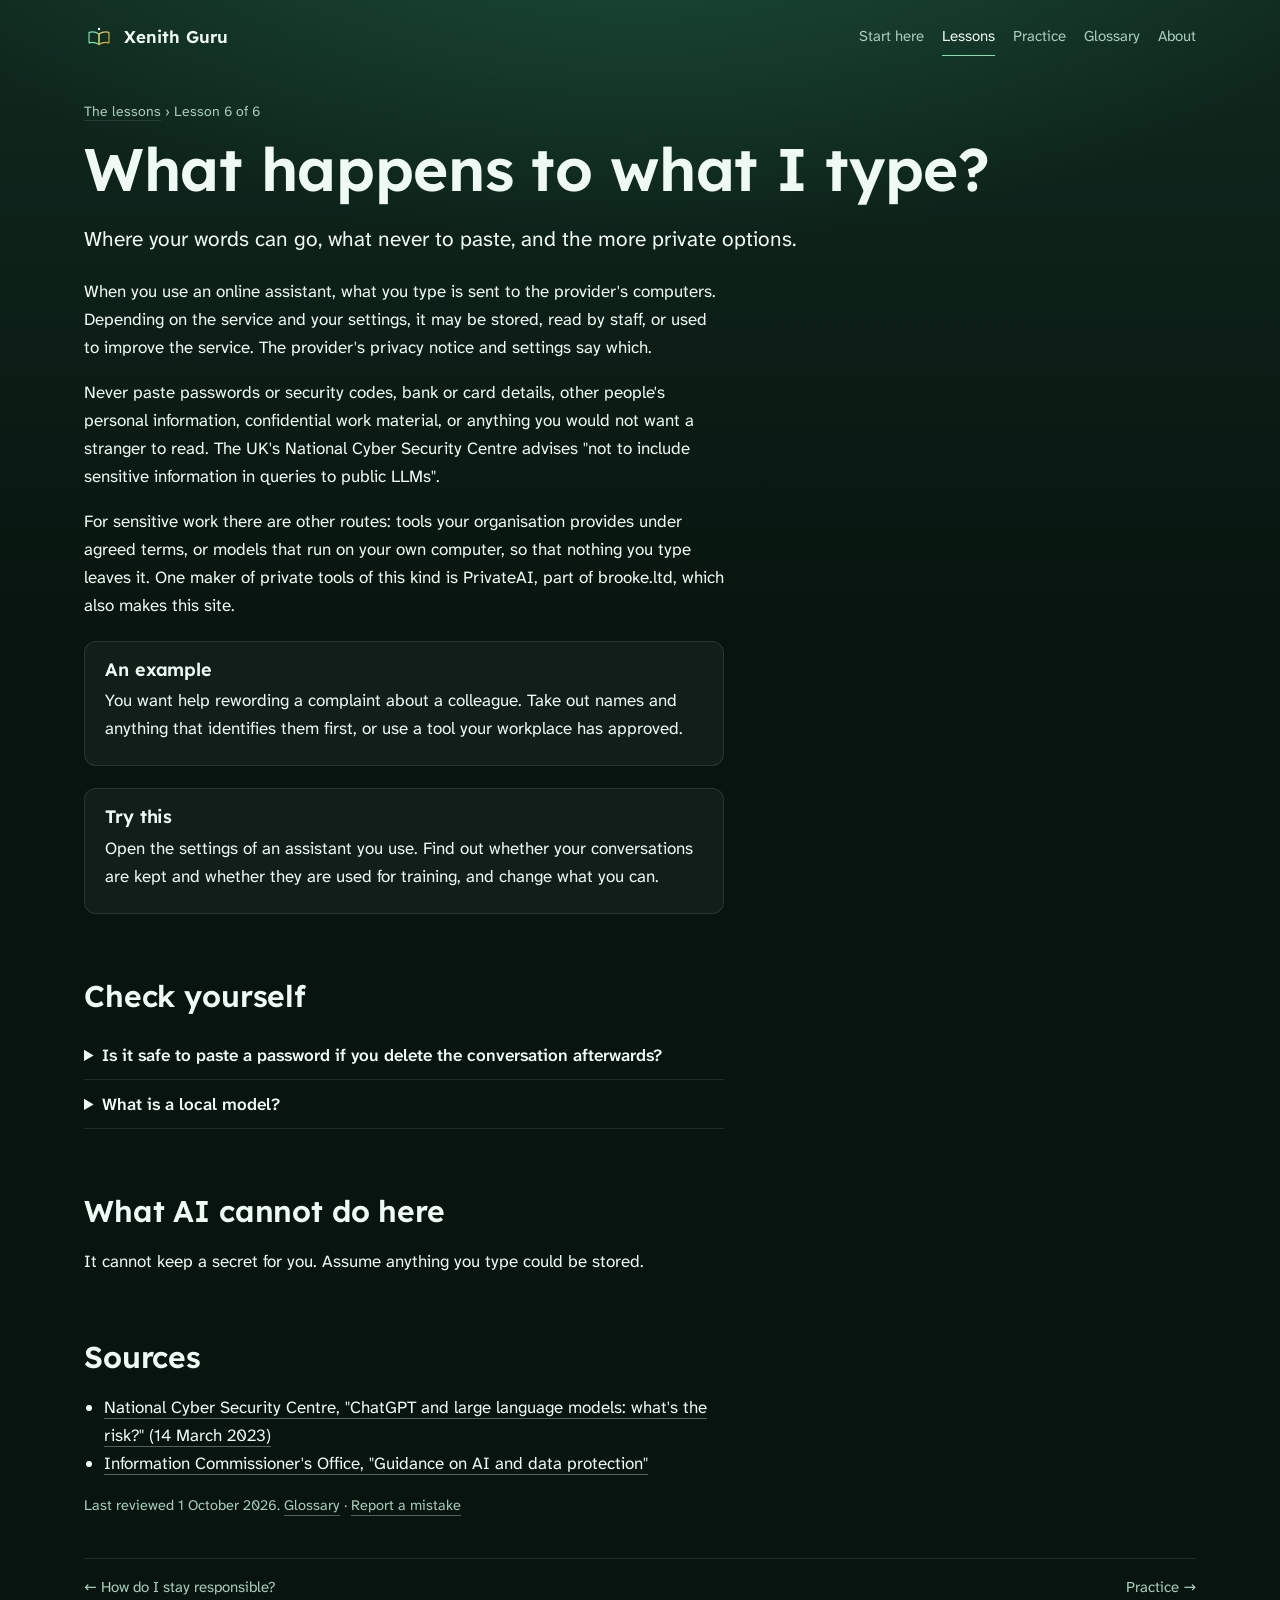
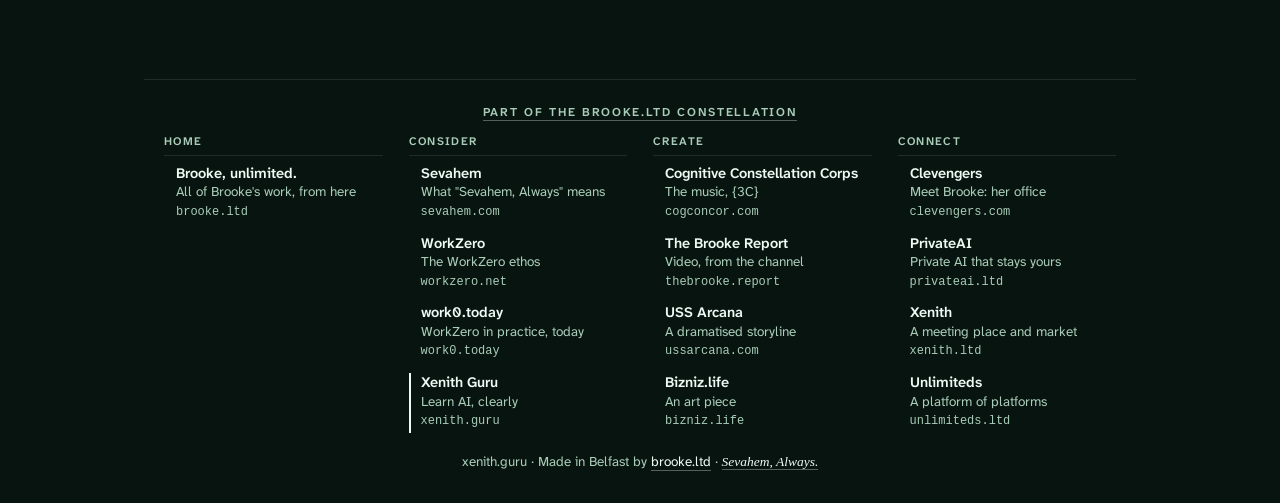
<file: lessons/what-happens-to-what-i-type/index.html>
<!doctype html>
<html lang="en-GB">
<head>
<meta charset="utf-8">
<meta name="viewport" content="width=device-width, initial-scale=1">
<meta http-equiv="Content-Security-Policy" content="default-src 'none'; style-src 'self'; img-src 'self'; font-src 'self'; base-uri 'none'; form-action 'none'">
<meta name="referrer" content="no-referrer">
<title>What happens to what I type? · Xenith Guru</title>
<meta name="description" content="What happens to what I type? Lesson 6 of 6 at Xenith Guru: Where your words can go, what never to paste, and the more private options.">
<link rel="canonical" href="https://xenith.guru/lessons/what-happens-to-what-i-type/">
<link rel="icon" href="/assets/icon.svg" type="image/svg+xml">
<meta property="og:title" content="What happens to what I type? · Xenith Guru">
<meta property="og:description" content="What happens to what I type? Lesson 6 of 6 at Xenith Guru: Where your words can go, what never to paste, and the more private options.">
<meta property="og:url" content="https://xenith.guru/lessons/what-happens-to-what-i-type/">
<meta name="theme-color" content="#08140f">
<link rel="stylesheet" href="/assets/site.css">
</head>
<body>
<a class="skip" href="#main">Skip to content</a>
<header class="top">
<a class="brand" href="/"><svg class="" viewBox="0 0 512 512" aria-hidden="true" focusable="false" xmlns="http://www.w3.org/2000/svg"><defs><linearGradient id="g-brand" x1="0" y1="0" x2="1" y2="1"><stop offset="0" stop-color="#f1d27a"/><stop offset="1" stop-color="#c9a227"/></linearGradient></defs><path class="ring-a" d="M256 386 C 206 350, 136 344, 86 356 V 176 C 136 164, 206 170, 256 206 Z" fill="none" stroke="#7fe0b0" stroke-width="20" stroke-linejoin="round"/><path class="ring-b" d="M256 386 C 306 350, 376 344, 426 356 V 176 C 376 164, 306 170, 256 206 Z" fill="none" stroke="url(#g-brand)" stroke-width="20" stroke-linejoin="round"/><circle class="core" cx="256" cy="120" r="20" fill="#ffffff"/></svg><span>Xenith Guru</span></a>
<nav class="site" aria-label="Xenith Guru"><ul><li><a href="/start/">Start here</a></li><li><a href="/lessons/" aria-current="true">Lessons</a></li><li><a href="/practice/">Practice</a></li><li><a href="/glossary/">Glossary</a></li><li><a href="/about/">About</a></li></ul></nav>
</header>
<main id="main" tabindex="-1">
<p class="crumbs"><a href="/lessons/">The lessons</a> › Lesson 6 of 6</p>
<h1>What happens to what I type?</h1>
<p class="lede">Where your words can go, what never to paste, and the more private options.</p>
<div class="read"><p>When you use an online assistant, what you type is sent to the provider's computers. Depending on the service and your settings, it may be stored, read by staff, or used to improve the service. The provider's privacy notice and settings say which.</p><p>Never paste passwords or security codes, bank or card details, other people's personal information, confidential work material, or anything you would not want a stranger to read. The UK's National Cyber Security Centre advises &quot;not to include sensitive information in queries to public LLMs&quot;.</p><p>For sensitive work there are other routes: tools your organisation provides under agreed terms, or models that run on your own computer, so that nothing you type leaves it. One maker of private tools of this kind is PrivateAI, part of brooke.ltd, which also makes this site.</p></div>
<section class="box"><h2>An example</h2><p>You want help rewording a complaint about a colleague. Take out names and anything that identifies them first, or use a tool your workplace has approved.</p></section>
<section class="box"><h2>Try this</h2><p>Open the settings of an assistant you use. Find out whether your conversations are kept and whether they are used for training, and change what you can.</p></section>
<h2>Check yourself</h2><details class="qa"><summary>Is it safe to paste a password if you delete the conversation afterwards?</summary><p>No. Deleting the conversation on your screen may not delete the provider's copy. Never paste passwords.</p></details><details class="qa"><summary>What is a local model?</summary><p>One that runs on your own device, so what you type does not leave it.</p></details>
<h2>What AI cannot do here</h2><p class="read">It cannot keep a secret for you. Assume anything you type could be stored.</p>
<h2>Sources</h2><ul class="sources"><li><a href="https://www.ncsc.gov.uk/blog-post/chatgpt-and-large-language-models-whats-the-risk">National Cyber Security Centre, &quot;ChatGPT and large language models: what's the risk?&quot; (14 March 2023)</a></li><li><a href="https://ico.org.uk/for-organisations/uk-gdpr-guidance-and-resources/artificial-intelligence/guidance-on-ai-and-data-protection/">Information Commissioner's Office, &quot;Guidance on AI and data protection&quot;</a></li></ul>
<p class="note">Last reviewed 1 October 2026. <a href="/glossary/">Glossary</a> · <a href="/about/#corrections">Report a mistake</a></p>
<nav class="pager" aria-label="Lessons"><a href="/lessons/how-do-i-stay-responsible/" rel="prev">← How do I stay responsible?</a><a href="/practice/" rel="next">Practice →</a></nav>
</main>
<nav class="constellation" aria-label="The brooke.ltd constellation"><h2><a href="/constellation/">Part of the brooke.ltd constellation</a></h2><div class="groups"><section><h3>Home</h3><ul><li><a href="https://brooke.ltd/"><b>Brooke, unlimited.</b><span class="w">All of Brooke's work, from here</span><small>brooke.ltd</small></a></li></ul></section><section><h3>Consider</h3><ul><li><a href="https://sevahem.com/"><b>Sevahem</b><span class="w">What &quot;Sevahem, Always&quot; means</span><small>sevahem.com</small></a></li><li><a href="https://workzero.net/"><b>WorkZero</b><span class="w">The WorkZero ethos</span><small>workzero.net</small></a></li><li><a href="https://work0.today/"><b>work0.today</b><span class="w">WorkZero in practice, today</span><small>work0.today</small></a></li><li><span class="here" aria-current="true"><b>Xenith Guru</b><span class="w">Learn AI, clearly</span><small>xenith.guru</small><span class="vh"> (this site)</span></span></li></ul></section><section><h3>Create</h3><ul><li><a href="https://cogconcor.com/"><b>Cognitive Constellation Corps</b><span class="w">The music, {3C}</span><small>cogconcor.com</small></a></li><li><a href="https://thebrooke.report/"><b>The Brooke Report</b><span class="w">Video, from the channel</span><small>thebrooke.report</small></a></li><li><a href="https://ussarcana.com/"><b>USS Arcana</b><span class="w">A dramatised storyline</span><small>ussarcana.com</small></a></li><li><a href="https://bizniz.life/"><b>Bizniz.life</b><span class="w">An art piece</span><small>bizniz.life</small></a></li></ul></section><section><h3>Connect</h3><ul><li><a href="https://clevengers.com/"><b>Clevengers</b><span class="w">Meet Brooke: her office</span><small>clevengers.com</small></a></li><li><a href="https://privateai.ltd/"><b>PrivateAI</b><span class="w">Private AI that stays yours</span><small>privateai.ltd</small></a></li><li><a href="https://xenith.ltd/"><b>Xenith</b><span class="w">A meeting place and market</span><small>xenith.ltd</small></a></li><li><a href="https://unlimiteds.ltd/"><b>Unlimiteds</b><span class="w">A platform of platforms</span><small>unlimiteds.ltd</small></a></li></ul></section></div></nav>
<footer>xenith.guru &middot; Made in Belfast by <a href="https://brooke.ltd/">brooke.ltd</a> &middot; <a class="sign" href="https://sevahem.com/">Sevahem, Always.</a></footer>
</body>
</html>
</file>
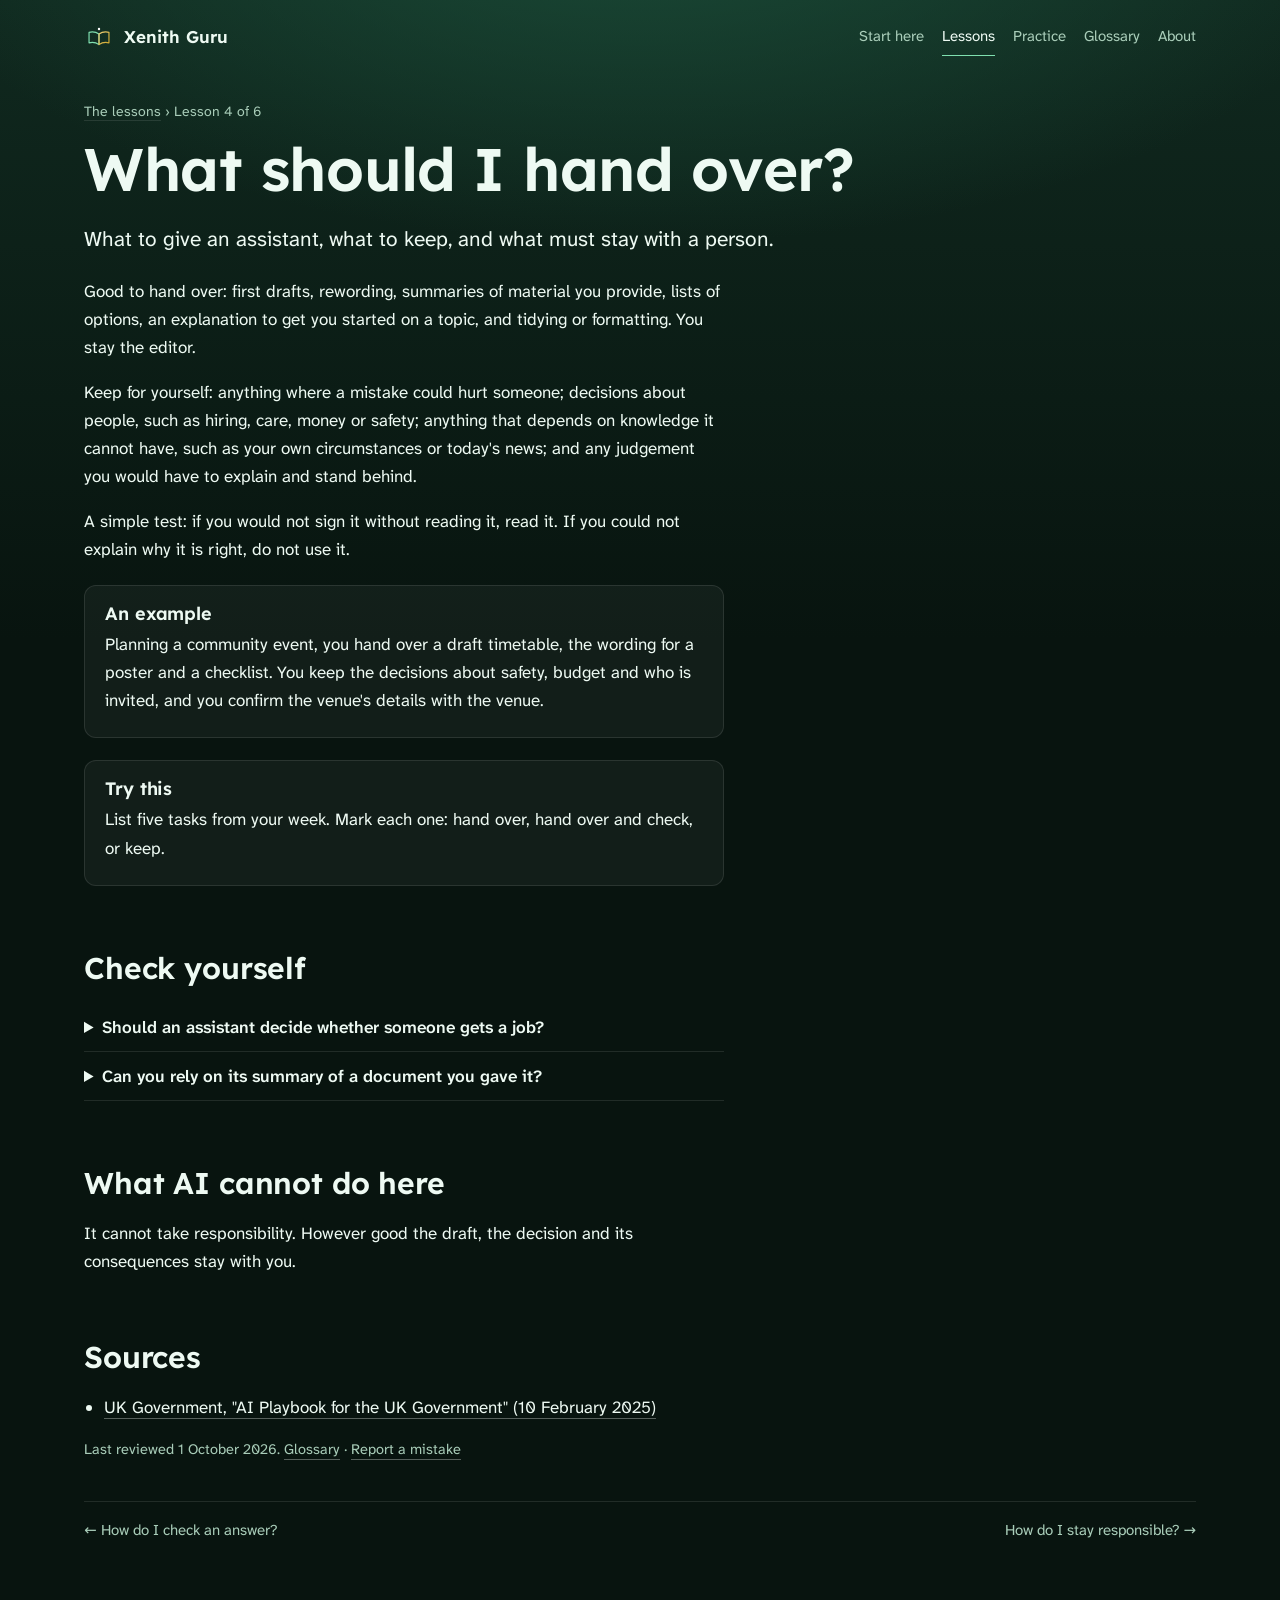
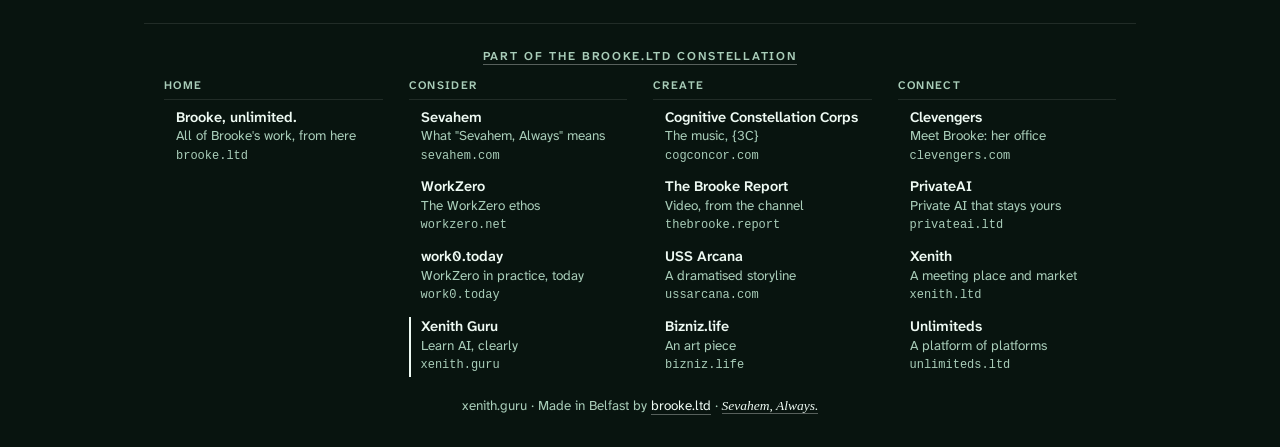
<file: lessons/what-should-i-hand-over/index.html>
<!doctype html>
<html lang="en-GB">
<head>
<meta charset="utf-8">
<meta name="viewport" content="width=device-width, initial-scale=1">
<meta http-equiv="Content-Security-Policy" content="default-src 'none'; style-src 'self'; img-src 'self'; font-src 'self'; base-uri 'none'; form-action 'none'">
<meta name="referrer" content="no-referrer">
<title>What should I hand over? · Xenith Guru</title>
<meta name="description" content="What should I hand over? Lesson 4 of 6 at Xenith Guru: What to give an assistant, what to keep, and what must stay with a person.">
<link rel="canonical" href="https://xenith.guru/lessons/what-should-i-hand-over/">
<link rel="icon" href="/assets/icon.svg" type="image/svg+xml">
<meta property="og:title" content="What should I hand over? · Xenith Guru">
<meta property="og:description" content="What should I hand over? Lesson 4 of 6 at Xenith Guru: What to give an assistant, what to keep, and what must stay with a person.">
<meta property="og:url" content="https://xenith.guru/lessons/what-should-i-hand-over/">
<meta name="theme-color" content="#08140f">
<link rel="stylesheet" href="/assets/site.css">
</head>
<body>
<a class="skip" href="#main">Skip to content</a>
<header class="top">
<a class="brand" href="/"><svg class="" viewBox="0 0 512 512" aria-hidden="true" focusable="false" xmlns="http://www.w3.org/2000/svg"><defs><linearGradient id="g-brand" x1="0" y1="0" x2="1" y2="1"><stop offset="0" stop-color="#f1d27a"/><stop offset="1" stop-color="#c9a227"/></linearGradient></defs><path class="ring-a" d="M256 386 C 206 350, 136 344, 86 356 V 176 C 136 164, 206 170, 256 206 Z" fill="none" stroke="#7fe0b0" stroke-width="20" stroke-linejoin="round"/><path class="ring-b" d="M256 386 C 306 350, 376 344, 426 356 V 176 C 376 164, 306 170, 256 206 Z" fill="none" stroke="url(#g-brand)" stroke-width="20" stroke-linejoin="round"/><circle class="core" cx="256" cy="120" r="20" fill="#ffffff"/></svg><span>Xenith Guru</span></a>
<nav class="site" aria-label="Xenith Guru"><ul><li><a href="/start/">Start here</a></li><li><a href="/lessons/" aria-current="true">Lessons</a></li><li><a href="/practice/">Practice</a></li><li><a href="/glossary/">Glossary</a></li><li><a href="/about/">About</a></li></ul></nav>
</header>
<main id="main" tabindex="-1">
<p class="crumbs"><a href="/lessons/">The lessons</a> › Lesson 4 of 6</p>
<h1>What should I hand over?</h1>
<p class="lede">What to give an assistant, what to keep, and what must stay with a person.</p>
<div class="read"><p>Good to hand over: first drafts, rewording, summaries of material you provide, lists of options, an explanation to get you started on a topic, and tidying or formatting. You stay the editor.</p><p>Keep for yourself: anything where a mistake could hurt someone; decisions about people, such as hiring, care, money or safety; anything that depends on knowledge it cannot have, such as your own circumstances or today's news; and any judgement you would have to explain and stand behind.</p><p>A simple test: if you would not sign it without reading it, read it. If you could not explain why it is right, do not use it.</p></div>
<section class="box"><h2>An example</h2><p>Planning a community event, you hand over a draft timetable, the wording for a poster and a checklist. You keep the decisions about safety, budget and who is invited, and you confirm the venue's details with the venue.</p></section>
<section class="box"><h2>Try this</h2><p>List five tasks from your week. Mark each one: hand over, hand over and check, or keep.</p></section>
<h2>Check yourself</h2><details class="qa"><summary>Should an assistant decide whether someone gets a job?</summary><p>No. Decisions about people should stay with people who can explain them and answer for them.</p></details><details class="qa"><summary>Can you rely on its summary of a document you gave it?</summary><p>It is a good start. Check it against the document for anything you will act on.</p></details>
<h2>What AI cannot do here</h2><p class="read">It cannot take responsibility. However good the draft, the decision and its consequences stay with you.</p>
<h2>Sources</h2><ul class="sources"><li><a href="https://www.gov.uk/government/publications/ai-playbook-for-the-uk-government">UK Government, &quot;AI Playbook for the UK Government&quot; (10 February 2025)</a></li></ul>
<p class="note">Last reviewed 1 October 2026. <a href="/glossary/">Glossary</a> · <a href="/about/#corrections">Report a mistake</a></p>
<nav class="pager" aria-label="Lessons"><a href="/lessons/how-do-i-check-an-answer/" rel="prev">← How do I check an answer?</a><a href="/lessons/how-do-i-stay-responsible/" rel="next">How do I stay responsible? →</a></nav>
</main>
<nav class="constellation" aria-label="The brooke.ltd constellation"><h2><a href="/constellation/">Part of the brooke.ltd constellation</a></h2><div class="groups"><section><h3>Home</h3><ul><li><a href="https://brooke.ltd/"><b>Brooke, unlimited.</b><span class="w">All of Brooke's work, from here</span><small>brooke.ltd</small></a></li></ul></section><section><h3>Consider</h3><ul><li><a href="https://sevahem.com/"><b>Sevahem</b><span class="w">What &quot;Sevahem, Always&quot; means</span><small>sevahem.com</small></a></li><li><a href="https://workzero.net/"><b>WorkZero</b><span class="w">The WorkZero ethos</span><small>workzero.net</small></a></li><li><a href="https://work0.today/"><b>work0.today</b><span class="w">WorkZero in practice, today</span><small>work0.today</small></a></li><li><span class="here" aria-current="true"><b>Xenith Guru</b><span class="w">Learn AI, clearly</span><small>xenith.guru</small><span class="vh"> (this site)</span></span></li></ul></section><section><h3>Create</h3><ul><li><a href="https://cogconcor.com/"><b>Cognitive Constellation Corps</b><span class="w">The music, {3C}</span><small>cogconcor.com</small></a></li><li><a href="https://thebrooke.report/"><b>The Brooke Report</b><span class="w">Video, from the channel</span><small>thebrooke.report</small></a></li><li><a href="https://ussarcana.com/"><b>USS Arcana</b><span class="w">A dramatised storyline</span><small>ussarcana.com</small></a></li><li><a href="https://bizniz.life/"><b>Bizniz.life</b><span class="w">An art piece</span><small>bizniz.life</small></a></li></ul></section><section><h3>Connect</h3><ul><li><a href="https://clevengers.com/"><b>Clevengers</b><span class="w">Meet Brooke: her office</span><small>clevengers.com</small></a></li><li><a href="https://privateai.ltd/"><b>PrivateAI</b><span class="w">Private AI that stays yours</span><small>privateai.ltd</small></a></li><li><a href="https://xenith.ltd/"><b>Xenith</b><span class="w">A meeting place and market</span><small>xenith.ltd</small></a></li><li><a href="https://unlimiteds.ltd/"><b>Unlimiteds</b><span class="w">A platform of platforms</span><small>unlimiteds.ltd</small></a></li></ul></section></div></nav>
<footer>xenith.guru &middot; Made in Belfast by <a href="https://brooke.ltd/">brooke.ltd</a> &middot; <a class="sign" href="https://sevahem.com/">Sevahem, Always.</a></footer>
</body>
</html>
</file>
<file: assets/site.css>
/* xenith.guru. Generated by site.mjs (estate-sites, claude). Edit the generator or the content module, not this file. */
/* Fonts: Lexend and Atkinson Hyperlegible Next, SIL Open Font License 1.1, served from this site (licences in /assets/fonts). */
@font-face{font-family:"Lexend";font-style:normal;font-weight:100 900;font-display:swap;src:url(/assets/fonts/lexend.woff2) format("woff2")}
@font-face{font-family:"Atkinson Hyperlegible Next";font-style:normal;font-weight:200 800;font-display:swap;src:url(/assets/fonts/atkinson-hyperlegible-next.woff2) format("woff2")}
:root{--head:"Lexend",ui-sans-serif,system-ui,sans-serif;--body:"Atkinson Hyperlegible Next",ui-sans-serif,system-ui,-apple-system,"Segoe UI",Roboto,Arial,sans-serif;--mono:ui-monospace,"Cascadia Mono","SFMono-Regular",Consolas,monospace;--ground:#08140f;--ground-2:#10291f;--glow:#1b4d39;--ink:#eefaf3;--muted:#a9cdb9;--a:#7fe0b0;--b:#f1d27a;--b2:#c9a227;--pill:#f1d27a;--surface:rgba(255,255,255,.045);--surface-2:rgba(255,255,255,.075);--line:rgba(255,255,255,.1);--under:rgba(255,255,255,.32);--wide:72rem;--read:40rem;color-scheme:dark}
*{box-sizing:border-box}
html{background:var(--ground);-webkit-text-size-adjust:100%}
body{margin:0;color:var(--ink);font-family:var(--body);font-size:17px;line-height:1.65;background:radial-gradient(1100px 520px at 50% -120px,var(--glow) 0%,transparent 70%),linear-gradient(180deg,var(--ground-2),var(--ground) 640px);background-repeat:no-repeat;min-height:100vh;display:flex;flex-direction:column;-webkit-font-smoothing:antialiased}
a{color:inherit}
a:focus-visible{outline:2px solid var(--b);outline-offset:3px;border-radius:3px}
.skip{position:absolute;left:12px;top:-60px;background:var(--ink);color:var(--ground);padding:8px 14px;border-radius:8px;text-decoration:none;font-weight:600;z-index:9}
.skip:focus{top:12px}
header.top{width:100%;max-width:var(--wide);margin:0 auto;padding:18px 20px;display:flex;align-items:center;justify-content:space-between;gap:12px 24px;flex-wrap:wrap}
.brand{display:flex;align-items:center;gap:10px;text-decoration:none;font-family:var(--head);font-weight:600;font-size:17px;letter-spacing:.005em}
.brand svg{width:30px;height:30px;flex:none}
nav.site ul{list-style:none;margin:0;padding:0;display:flex;flex-wrap:wrap;gap:4px 18px;font-size:15px}
nav.site a{text-decoration:none;color:var(--muted);padding:6px 0;display:inline-block;border-bottom:1px solid transparent}
nav.site a:hover{color:var(--ink);border-bottom-color:var(--under)}
nav.site a[aria-current]{color:var(--ink);border-bottom-color:var(--a)}
main{flex:1;width:100%;max-width:var(--wide);margin:0 auto;padding:20px 20px 40px}
main:focus{outline:none}
h1,h2,h3{font-family:var(--head);line-height:1.12;letter-spacing:-.005em;text-wrap:balance}
h1{font-size:clamp(34.0px,5.60vw,60px);font-weight:600;margin:.2em 0 .35em;max-width:18em}
h2{font-size:clamp(23px,3vw,30px);font-weight:600;margin:2.2em 0 .6em}
h3{font-size:19px;font-weight:600;margin:1.6em 0 .4em}
p{margin:0 0 1em}
.read{max-width:var(--read)}
.lede{font-size:clamp(18px,2.1vw,21px);line-height:1.55;color:var(--ink);max-width:36em}
.muted{color:var(--muted)}
.eyebrow{font-family:var(--mono);font-size:13px;letter-spacing:.1em;color:var(--a);margin:0}
.crumbs{font-size:14px;color:var(--muted);margin:6px 0 0}
.crumbs a{color:var(--muted);text-decoration:none;border-bottom:1px solid var(--line)}
.crumbs a:hover{color:var(--ink)}
.hero{display:flex;flex-direction:column;align-items:flex-start;padding:28px 0 8px}
.hero .mark{width:120px;height:120px;margin:0 0 18px;overflow:visible}
.mark .core{animation:glow 3.5s ease-in-out infinite}
@keyframes drift-a{0%,100%{transform:translateX(0)}50%{transform:translateX(10px)}}
@keyframes drift-b{0%,100%{transform:translateX(0)}50%{transform:translateX(-10px)}}
@keyframes glow{0%,100%{opacity:1}50%{opacity:.55}}
.mark .ring-a{transform-origin:256px 386px;animation:open-a 7s ease-in-out infinite}.mark .ring-b{transform-origin:256px 386px;animation:open-b 7s ease-in-out infinite}@keyframes open-a{0%,100%{transform:rotate(0)}50%{transform:rotate(-3deg)}}@keyframes open-b{0%,100%{transform:rotate(0)}50%{transform:rotate(3deg)}}
@media (prefers-reduced-motion:reduce){.mark *{animation:none!important;opacity:1}.mark .wave{opacity:0}}
.doors{display:grid;grid-template-columns:repeat(auto-fit,minmax(min(100%,250px),1fr));gap:16px;margin:28px 0 8px;padding:0;list-style:none}
.door{background:var(--surface);border:1px solid var(--line);border-radius:16px;padding:20px 20px 18px;display:flex;flex-direction:column;gap:6px}
.door a{text-decoration:none}
.door h2,.door h3{margin:0;font-size:20px}
.door h2 a::after,.door h3 a::after{content:" \2192";color:var(--a)}
.door p{margin:0;color:var(--muted);font-size:15.5px;line-height:1.55}
.grid{list-style:none;margin:18px 0 0;padding:0;display:grid;grid-template-columns:repeat(auto-fill,minmax(min(100%,168px),1fr));gap:22px 18px}
.card a{text-decoration:none;display:block}
.card img,.card .tile{width:100%;height:auto;aspect-ratio:1/1;border-radius:8px;display:block;background:var(--surface-2);border:1px solid var(--line);object-fit:cover}
.card .tile{display:flex;align-items:center;justify-content:center;padding:14px;text-align:center;font-family:var(--head);font-size:15px;line-height:1.25;color:var(--ink)}
.card b{display:block;font-family:var(--head);font-weight:600;font-size:15.5px;line-height:1.3;margin-top:9px}
.card a:hover b{text-decoration:underline;text-decoration-color:var(--a);text-underline-offset:3px}
.card span{display:block;color:var(--muted);font-size:13.5px;line-height:1.4;margin-top:2px}
.card span.badge{display:inline-block;color:var(--a);font-size:11.5px;margin-top:6px}
.badge{font-family:var(--mono);font-size:11.5px;letter-spacing:.06em;color:var(--a);border:1px solid var(--line);border-radius:999px;padding:1px 8px;display:inline-block;margin-top:5px}
.release{display:grid;grid-template-columns:minmax(0,340px) minmax(0,1fr);gap:28px 40px;align-items:start;margin-top:14px}
.release .cover img,.release .cover .tile{width:100%;height:auto;aspect-ratio:1/1;border-radius:10px;border:1px solid var(--line);display:block;background:var(--surface-2)}
.release .cover .tile{display:flex;align-items:center;justify-content:center;padding:24px;text-align:center;font-family:var(--head);font-size:22px;line-height:1.2}
.release h1{margin-top:.05em}
dl.facts{display:grid;grid-template-columns:fit-content(13em) minmax(0,1fr);gap:4px 16px;margin:14px 0 18px;font-size:15px}
dl.facts dt{color:var(--muted)}
dl.facts dd{margin:0;font-variant-numeric:tabular-nums;overflow-wrap:anywhere}
ul.links{list-style:none;margin:6px 0 0;padding:0;display:flex;flex-wrap:wrap;gap:8px}
ul.links a{display:inline-block;text-decoration:none;border:1px solid var(--line);background:var(--surface);border-radius:999px;padding:6px 14px;font-size:14.5px}
ul.links a:hover{border-color:var(--a)}
figure.words{margin:26px 0;padding:4px 0 4px 20px;border-left:2px solid var(--a);max-width:var(--read)}
figure.words blockquote{margin:0}
figure.words p{margin:0 0 .7em}
figure.words figcaption{color:var(--muted);font-size:14px;margin-top:10px}
figure.words blockquote p.gap{color:var(--muted);letter-spacing:.3em}
ol.tracks{margin:10px 0 0;padding:0;list-style:none;max-width:var(--read);counter-reset:t}
ol.tracks li{display:flex;gap:12px;align-items:baseline;padding:7px 0;border-bottom:1px solid var(--line);font-size:15.5px}
ol.tracks li::before{counter-increment:t;content:counter(t);color:var(--muted);font-variant-numeric:tabular-nums;min-width:1.6em;text-align:right;font-size:14px}
ol.tracks .t{flex:1}
ol.tracks .d{color:var(--muted);font-variant-numeric:tabular-nums;font-size:14px}
.pager{display:flex;justify-content:space-between;gap:16px;flex-wrap:wrap;margin:40px 0 0;padding-top:16px;border-top:1px solid var(--line);font-size:15px}
.pager a{text-decoration:none;color:var(--muted)}
.pager a:hover{color:var(--ink)}
.note{font-size:14.5px;color:var(--muted);max-width:var(--read)}
.inline a,.read a,.lede a,.note a,dl.facts a{text-decoration:none;border-bottom:1px solid var(--under)}
.inline a:hover,.read a:hover,.note a:hover,dl.facts a:hover{border-bottom-color:var(--ink)}
hr.soft{border:0;border-top:1px solid var(--line);margin:40px 0}
nav.constellation{width:100%;max-width:62rem;margin:40px auto 0;padding:26px 20px 0;border-top:1px solid var(--line);text-align:left}
nav.constellation h2{font-family:var(--body);font-size:12px;font-weight:600;letter-spacing:.14em;text-transform:uppercase;color:var(--muted);margin:0 0 16px;text-align:center}
nav.constellation h2 a{color:inherit;text-decoration:none;border-bottom:1px solid var(--under)}
nav.constellation h2 a:hover{color:var(--ink)}
nav.constellation .groups{display:grid;grid-template-columns:repeat(auto-fit,minmax(min(100%,12.5rem),1fr));gap:18px 26px}
nav.constellation section{min-width:0}
nav.constellation h3{font-family:var(--body);font-size:11.5px;font-weight:600;letter-spacing:.12em;text-transform:uppercase;color:var(--muted);margin:0 0 8px;padding-bottom:6px;border-bottom:1px solid var(--line)}
nav.constellation ul{list-style:none;margin:0;padding:0;display:grid;gap:10px}
nav.constellation li a,nav.constellation li .here{display:block;text-decoration:none;color:var(--ink);padding:1px 0 1px 10px;border-left:2px solid transparent}
nav.constellation li .here{border-left-color:var(--ink)}
nav.constellation b{display:block;font-weight:600;font-size:14.5px;line-height:1.3}
nav.constellation .w{display:block;color:var(--muted);font-size:13.5px;line-height:1.35}
nav.constellation small{display:block;font-family:ui-monospace,"Cascadia Mono","SFMono-Regular",Consolas,monospace;font-size:12px;color:var(--muted);margin-top:1px}
nav.constellation li a:hover b{text-decoration:underline;text-underline-offset:3px}
nav.constellation li a:focus-visible{outline:2px solid var(--ink);outline-offset:2px;border-radius:2px}
nav.constellation.map{border-top:0;margin-top:8px;padding-top:0}
nav.constellation.map h2{display:none}
nav.constellation.map b{font-size:17px}
nav.constellation.map .w{font-size:15px}
footer a.sign{border-bottom:1px solid var(--under)}
.vh{position:absolute;width:1px;height:1px;margin:-1px;padding:0;border:0;overflow:hidden;clip-path:inset(50%);white-space:nowrap}
footer{text-align:center;color:var(--muted);font-size:13.5px;padding:18px 20px 30px}
footer a{color:var(--ink);text-decoration:none;border-bottom:1px solid var(--under)}
footer .sign{font-family:"Iowan Old Style", "Palatino Linotype", Palatino, "Book Antiqua", Georgia, serif;font-style:italic}
@media (max-width:760px){.release{grid-template-columns:1fr}.release .cover{max-width:340px}header.top{padding:14px 20px}.hero .mark{width:96px;height:96px}}
ol.lessons{list-style:none;margin:14px 0 0;padding:0;display:grid;gap:10px;max-width:46rem}
ol.lessons a{display:grid;grid-template-columns:2.4em 1fr;gap:2px 12px;text-decoration:none;padding:14px 16px;border:1px solid var(--line);border-radius:12px;background:var(--surface)}
ol.lessons a:hover{border-color:var(--a)}
ol.lessons .n{grid-row:span 2;font-family:var(--head);font-size:24px;font-weight:600;color:var(--a);line-height:1.1}
ol.lessons b{font-family:var(--head);font-weight:600;font-size:17.5px;line-height:1.3}
ol.lessons .t{color:var(--muted);font-size:15px}
section.box{max-width:var(--read);background:var(--surface);border:1px solid var(--line);border-radius:12px;padding:4px 20px 6px;margin:22px 0}
section.box h2{font-size:18px;margin:14px 0 6px}
details.qa{max-width:var(--read);border-bottom:1px solid var(--line);padding:10px 0}
details.qa summary{cursor:pointer;font-weight:600}
details.qa summary:focus-visible{outline:2px solid var(--b);outline-offset:3px}
details.qa p{margin:8px 0 4px;color:var(--ink)}
ol.three{padding-left:1.3em;max-width:var(--read)}
ol.three li{margin:0 0 .8em}
ul.sources{max-width:var(--read);padding-left:1.2em}
ul.sources a{text-decoration:none;border-bottom:1px solid var(--under)}
dl.glossary{max-width:var(--read);margin:18px 0 0}
dl.glossary dt{font-family:var(--head);font-weight:600;font-size:17.5px;margin-top:16px}
dl.glossary dd{margin:4px 0 0;color:var(--ink)}
h2 a{text-decoration:none;border-bottom:1px solid var(--under)}
</file>
